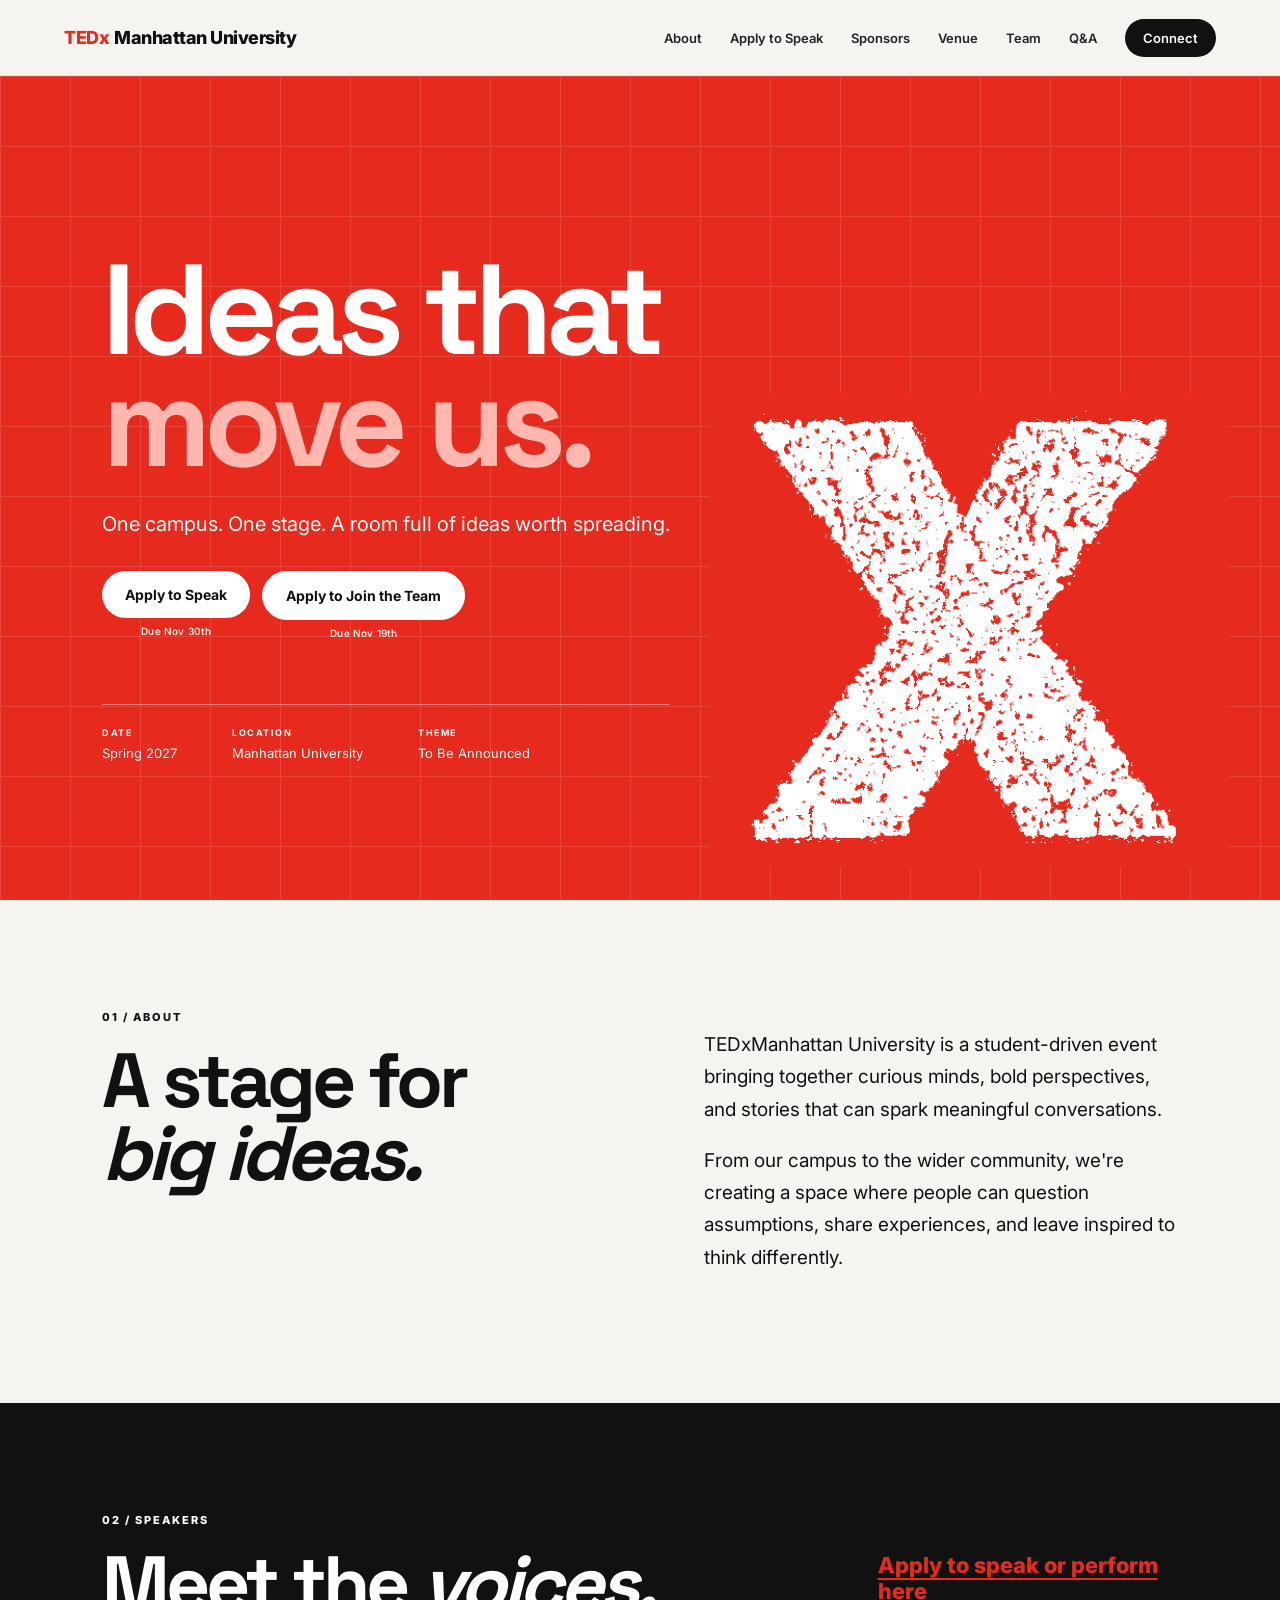
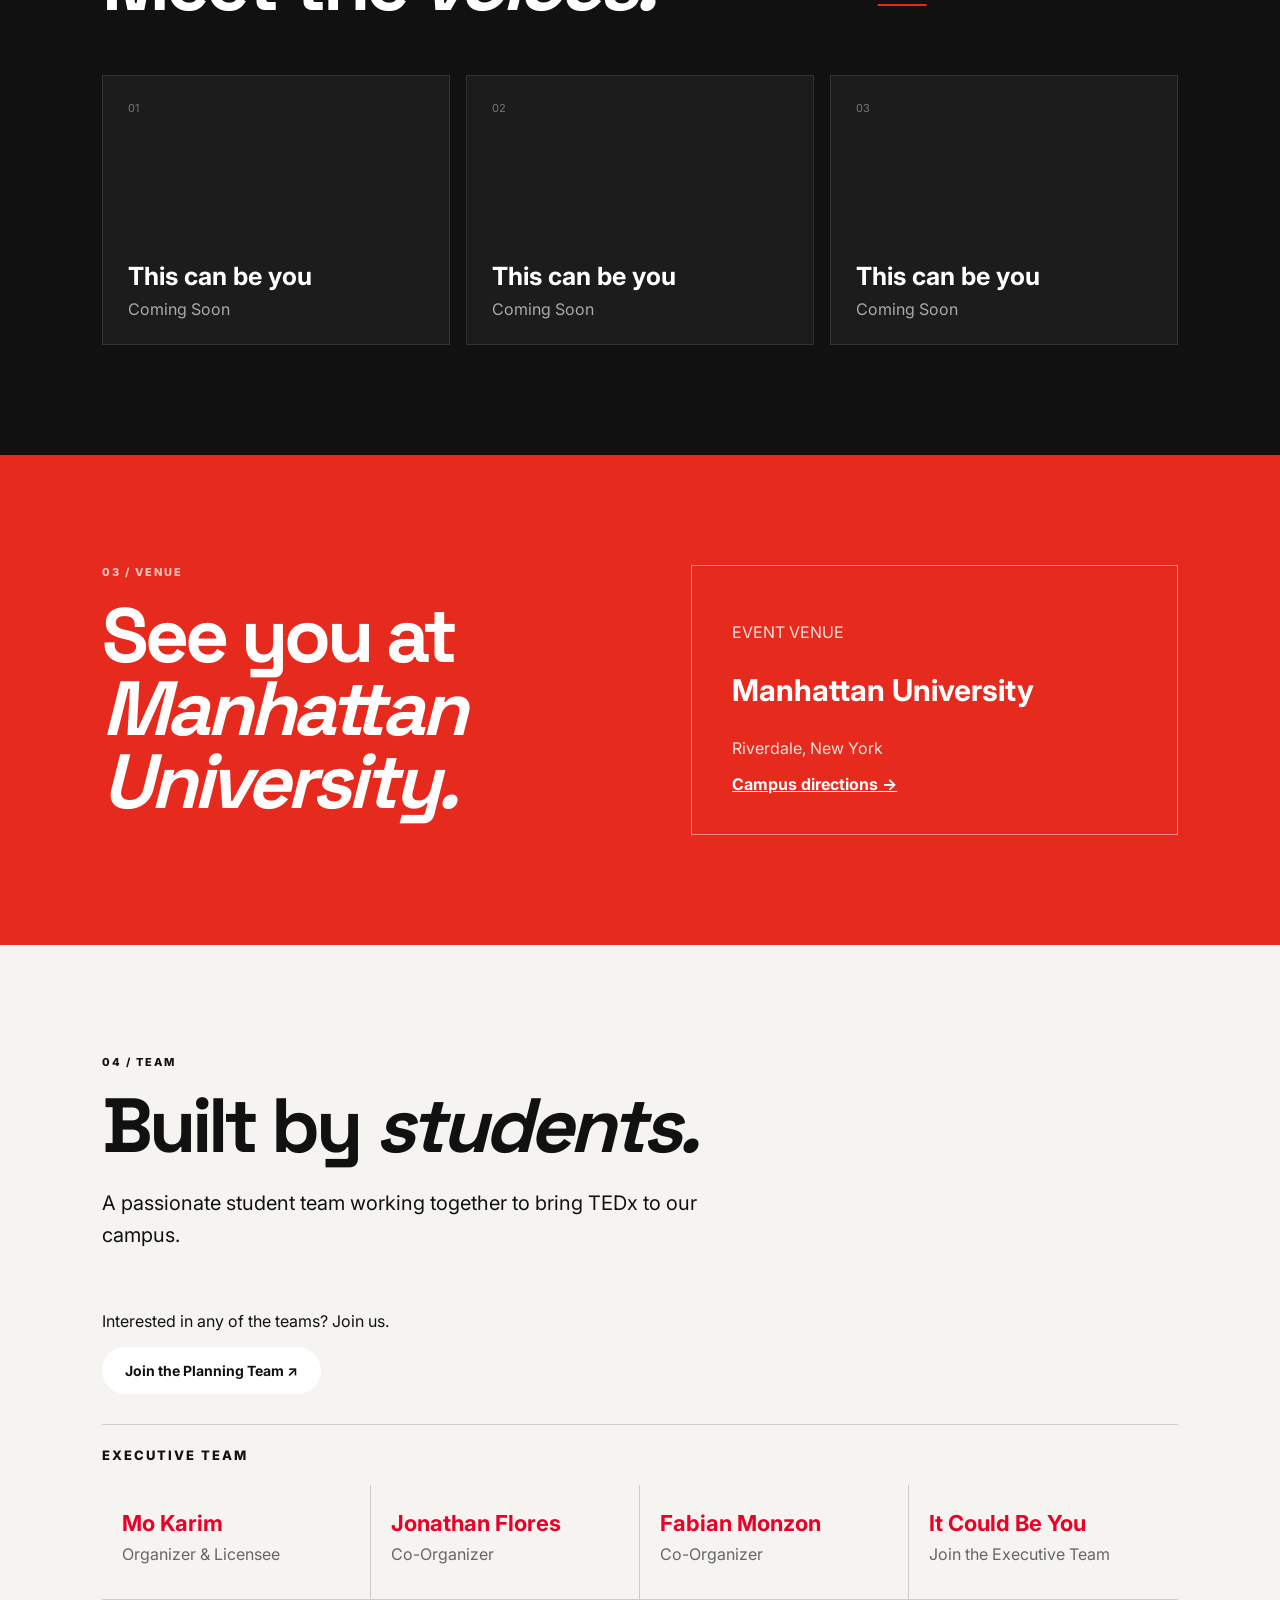
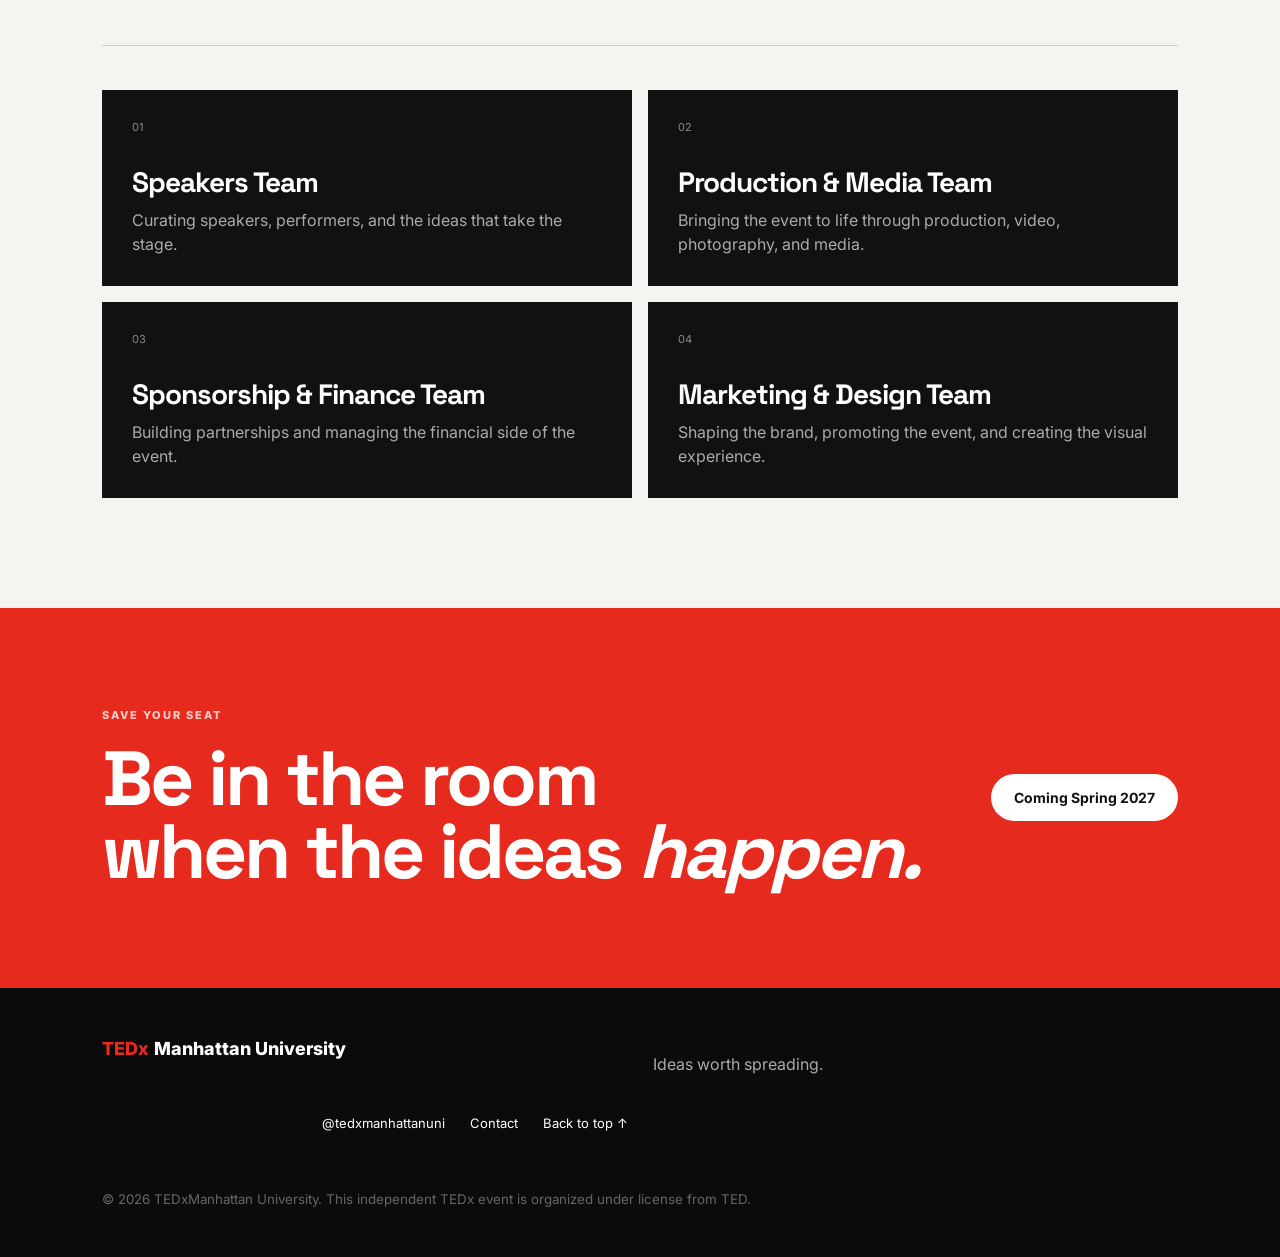
<file: index.html>
<!DOCTYPE html>
<html lang="en">
<head>
  <meta charset="UTF-8">
  <meta name="viewport" content="width=device-width, initial-scale=1.0">
  <title>TEDxManhattan University</title>
  <meta name="description" content="TEDxManhattan University — Ideas worth spreading.">
  <link rel="preconnect" href="https://fonts.googleapis.com">
  <link rel="preconnect" href="https://fonts.gstatic.com" crossorigin>
  <link href="https://fonts.googleapis.com/css2?family=Inter:wght@400;500;600;700;800&family=Space+Grotesk:wght@500;600;700&display=swap" rel="stylesheet">
  <link rel="stylesheet" href="style.css">
  <link rel="stylesheet" href="deadline.css">
</head>
<body>
  <header class="nav">
    <a class="logo" href="#home"><span>TEDx</span>Manhattan University</a>
    <button class="menu" aria-label="Open menu">☰</button>
    <nav>
      <a href="#about">About</a>
      <a href="https://forms.gle/fSc8qCUAz4fTYbbi7" target="_blank" rel="noopener noreferrer">Apply to Speak</a>
      <a href="sponsors.html">Sponsors</a>
      <a href="#venue">Venue</a>
      <a href="#team">Team</a>
      <a href="qa.html">Q&amp;A</a>
      <a class="nav-cta" href="https://www.instagram.com/tedxmanhattanuni/" target="_blank" rel="noopener noreferrer">Connect</a>
    </nav>
  </header>
  <main>
    <section id="home" class="hero">
      <div class="hero-grid"></div>
      <div class="hero-content">
        <h1>Ideas that<br><span>move us.</span></h1>
        <p class="hero-copy">One campus. One stage. A room full of ideas worth spreading.</p>
        <div class="hero-buttons">
          <div class="hero-cta" style="display:flex;flex-direction:column;align-items:center;gap:7px"><a class="button primary" href="https://forms.gle/fSc8qCUAz4fTYbbi7" target="_blank" rel="noopener noreferrer">Apply to Speak</a><span class="hero-cta-due" style="display:block;text-align:center;font-size:10px;line-height:1.2;white-space:nowrap">Due Nov 30th</span></div>
          <div class="hero-cta" style="display:flex;flex-direction:column;align-items:center;gap:7px"><a class="button ghost" href="https://forms.cloud.microsoft/r/CAD4Pg8pGu" target="_blank" rel="noopener noreferrer">Apply to Join the Team</a><span class="hero-cta-due" style="display:block;text-align:center;font-size:10px;line-height:1.2;white-space:nowrap">Due Nov 19th</span></div>
        </div>
        <div class="event-meta">
          <div><strong>DATE</strong><span>Spring 2027</span></div>
          <div><strong>LOCATION</strong><span>Manhattan University</span></div>
          <div><strong>THEME</strong><span>To Be Announced</span></div>
        </div>
      </div>
      <div class="hero-mark" style="position:absolute;right:4vw;bottom:4%;width:min(43vw,520px);height:min(43vw,473px);font-size:0;line-height:0;font-weight:normal;opacity:1;z-index:1;background:url('assets/tedx-x-hero.svg') center center / contain no-repeat;"><span style="position:absolute;left:-9999px;">Illustrated X filled with ideas</span></div>
    </section>
    <section id="about" class="section split"><div><p class="eyebrow">01 / About</p><h2>A stage for <em>big ideas.</em></h2></div><div class="section-copy"><p>TEDxManhattan University is a student-driven event bringing together curious minds, bold perspectives, and stories that can spark meaningful conversations.</p><p>From our campus to the wider community, we're creating a space where people can question assumptions, share experiences, and leave inspired to think differently.</p></div></section>
    <section id="speakers" class="section dark"><div class="section-heading"><div><p class="eyebrow">02 / Speakers</p><h2>Meet the <em>voices.</em></h2></div><p><a class="speaker-apply-link" style="color:#e62b1e;font-size:22px;font-weight:800;text-decoration:underline;text-decoration-thickness:2px;text-underline-offset:5px" href="https://forms.gle/fSc8qCUAz4fTYbbi7" target="_blank" rel="noopener noreferrer">Apply to speak or perform here</a></p></div><div class="cards"><article class="speaker-card"><div class="speaker-number">01</div><div><h3>This can be you</h3><p>Coming Soon</p></div></article><article class="speaker-card"><div class="speaker-number">02</div><div><h3>This can be you</h3><p>Coming Soon</p></div></article><article class="speaker-card"><div class="speaker-number">03</div><div><h3>This can be you</h3><p>Coming Soon</p></div></article></div></section>
    <section id="venue" class="section venue dark"><div><p class="eyebrow">03 / Venue</p><h2>See you at<br><em>Manhattan University.</em></h2></div><div class="venue-box"><p>EVENT VENUE</p><h3>Manhattan University</h3><p>Riverdale, New York</p><a class="text-link" href="https://www.google.com/maps/search/?api=1&query=4513+Manhattan+College+Pkwy%2C+Bronx%2C+NY+10471" target="_blank" rel="noopener noreferrer">Campus directions →</a></div></section>
    <section id="team" class="section"><p class="eyebrow">04 / Team</p><h2>Built by <em>students.</em></h2><p class="lead">A passionate student team working together to bring TEDx to our campus.</p><div class="team-join-cta"><p>Interested in any of the teams? Join us.</p><a class="button primary" href="https://forms.cloud.microsoft/r/CAD4Pg8pGu" target="_blank" rel="noopener noreferrer">Join the Planning Team <span aria-hidden="true">↗</span></a></div><div class="team-structure"><div class="executive-team"><div class="team-section-heading"><span>EXECUTIVE TEAM</span></div><div class="executive-grid"><div class="team-role"><h3><a href="mailto:mabdulkarim01@manhattan.edu" style="color:inherit;font:inherit;text-decoration:none">Mo Karim</a></h3><p>Organizer &amp; Licensee</p></div><div class="team-role"><h3>Jonathan Flores</h3><p>Co-Organizer</p></div><div class="team-role"><h3>Fabian Monzon</h3><p>Co-Organizer</p></div><div class="team-role"><h3><a href="mailto:mabdulkarim01@manhattan.edu" style="color:inherit;font:inherit;text-decoration:none">It Could Be You</a></h3><p>Join the Executive Team</p></div></div></div><div class="team-section-heading team-departments-heading"></div><div class="department-grid"><div class="department-card"><span>01</span><h3>Speakers Team</h3><p>Curating speakers, performers, and the ideas that take the stage.</p></div><div class="department-card"><span>02</span><h3>Production &amp; Media Team</h3><p>Bringing the event to life through production, video, photography, and media.</p></div><div class="department-card"><span>03</span><h3>Sponsorship &amp; Finance Team</h3><p>Building partnerships and managing the financial side of the event.</p></div><div class="department-card"><span>04</span><h3>Marketing &amp; Design Team</h3><p>Shaping the brand, promoting the event, and creating the visual experience.</p></div></div></div></section>
    <section id="register" class="register"><div><p class="eyebrow">Save your seat</p><h2>Be in the room<br>when the ideas <em>happen.</em></h2></div><span class="button light">Coming Spring 2027</span></section>
  </main>
  <footer><div class="footer-logo"><span>TEDx</span>Manhattan University</div><p>Ideas worth spreading.</p><div class="footer-links"><a href="https://www.instagram.com/tedxmanhattanuni/" target="_blank" rel="noopener noreferrer" aria-label="Follow TEDx Manhattan University on Instagram">@tedxmanhattanuni</a><a href="mailto:mabdulkarim01@manhattan.edu">Contact</a><a href="#home">Back to top ↑</a></div><small>© 2026 TEDxManhattan University. This independent TEDx event is organized under license from TED.</small></footer>
  <script src="script.js"></script>
</body>
</html>
</file>
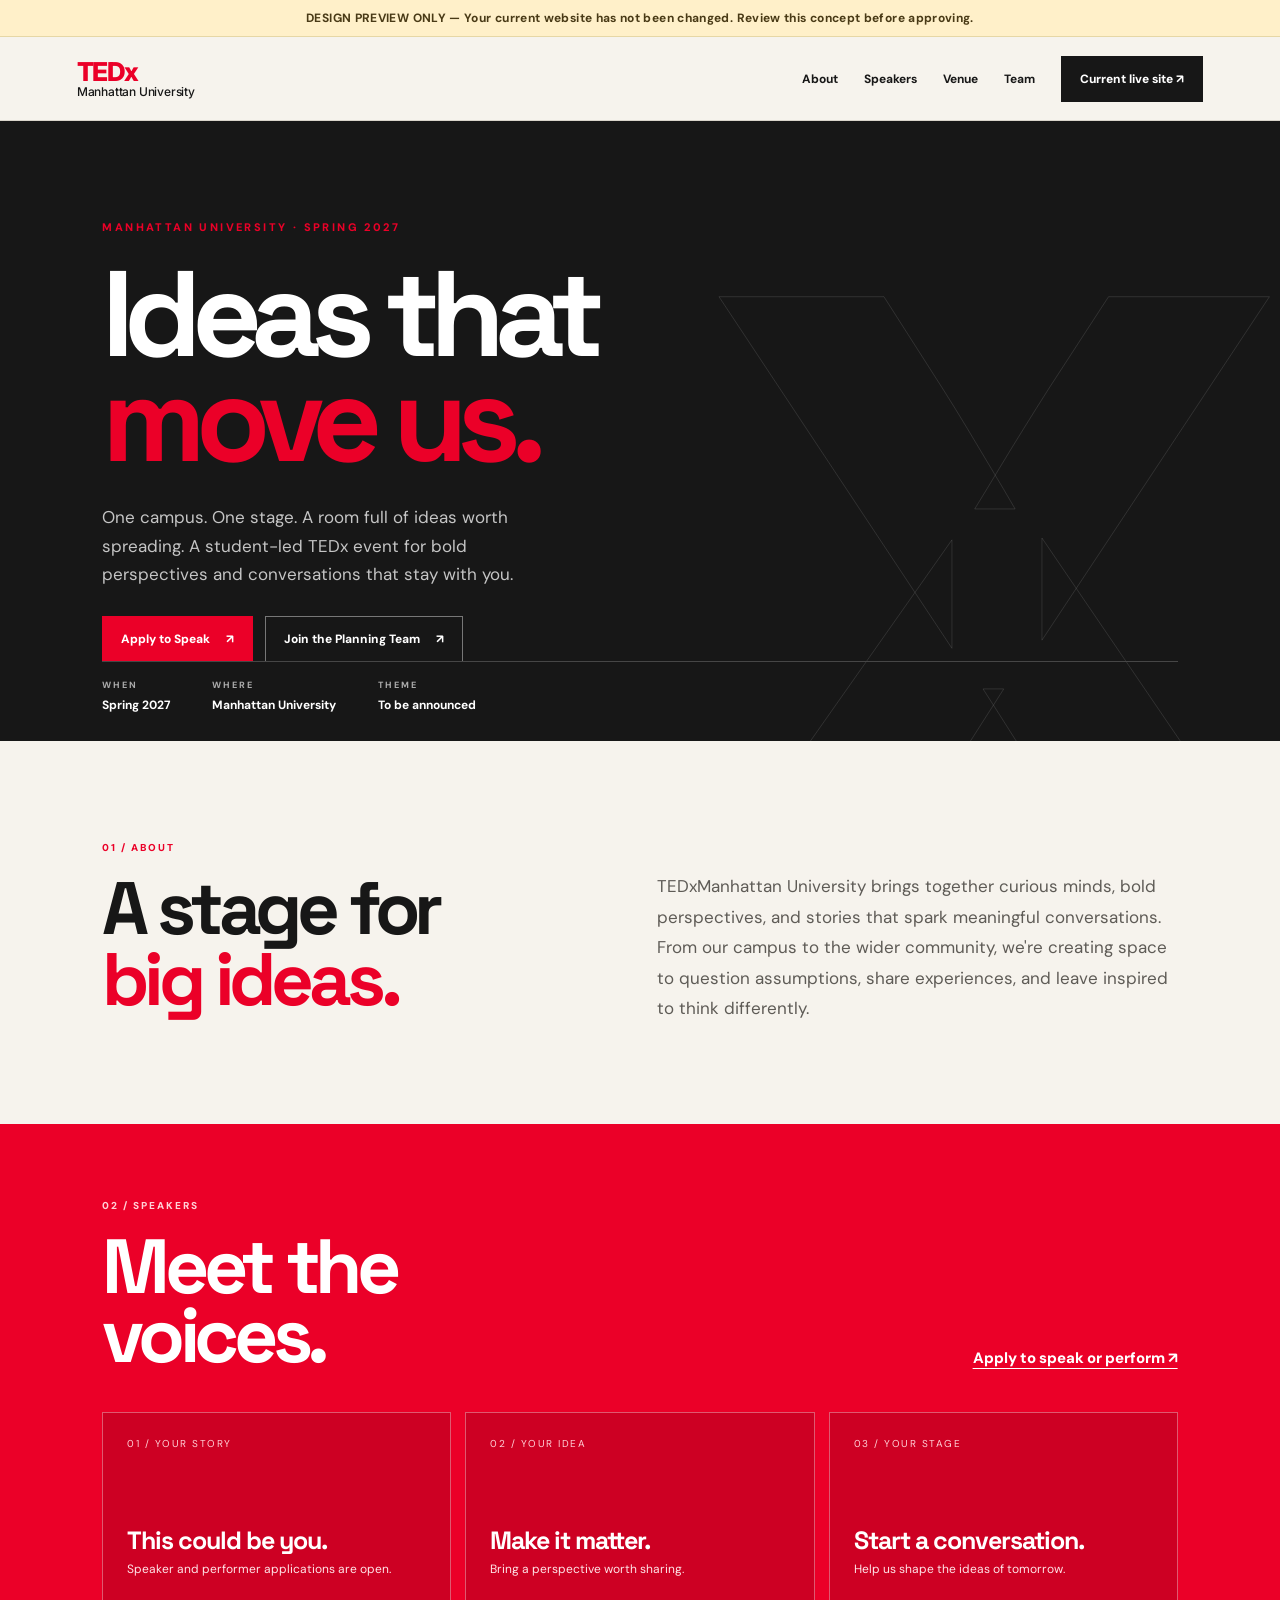
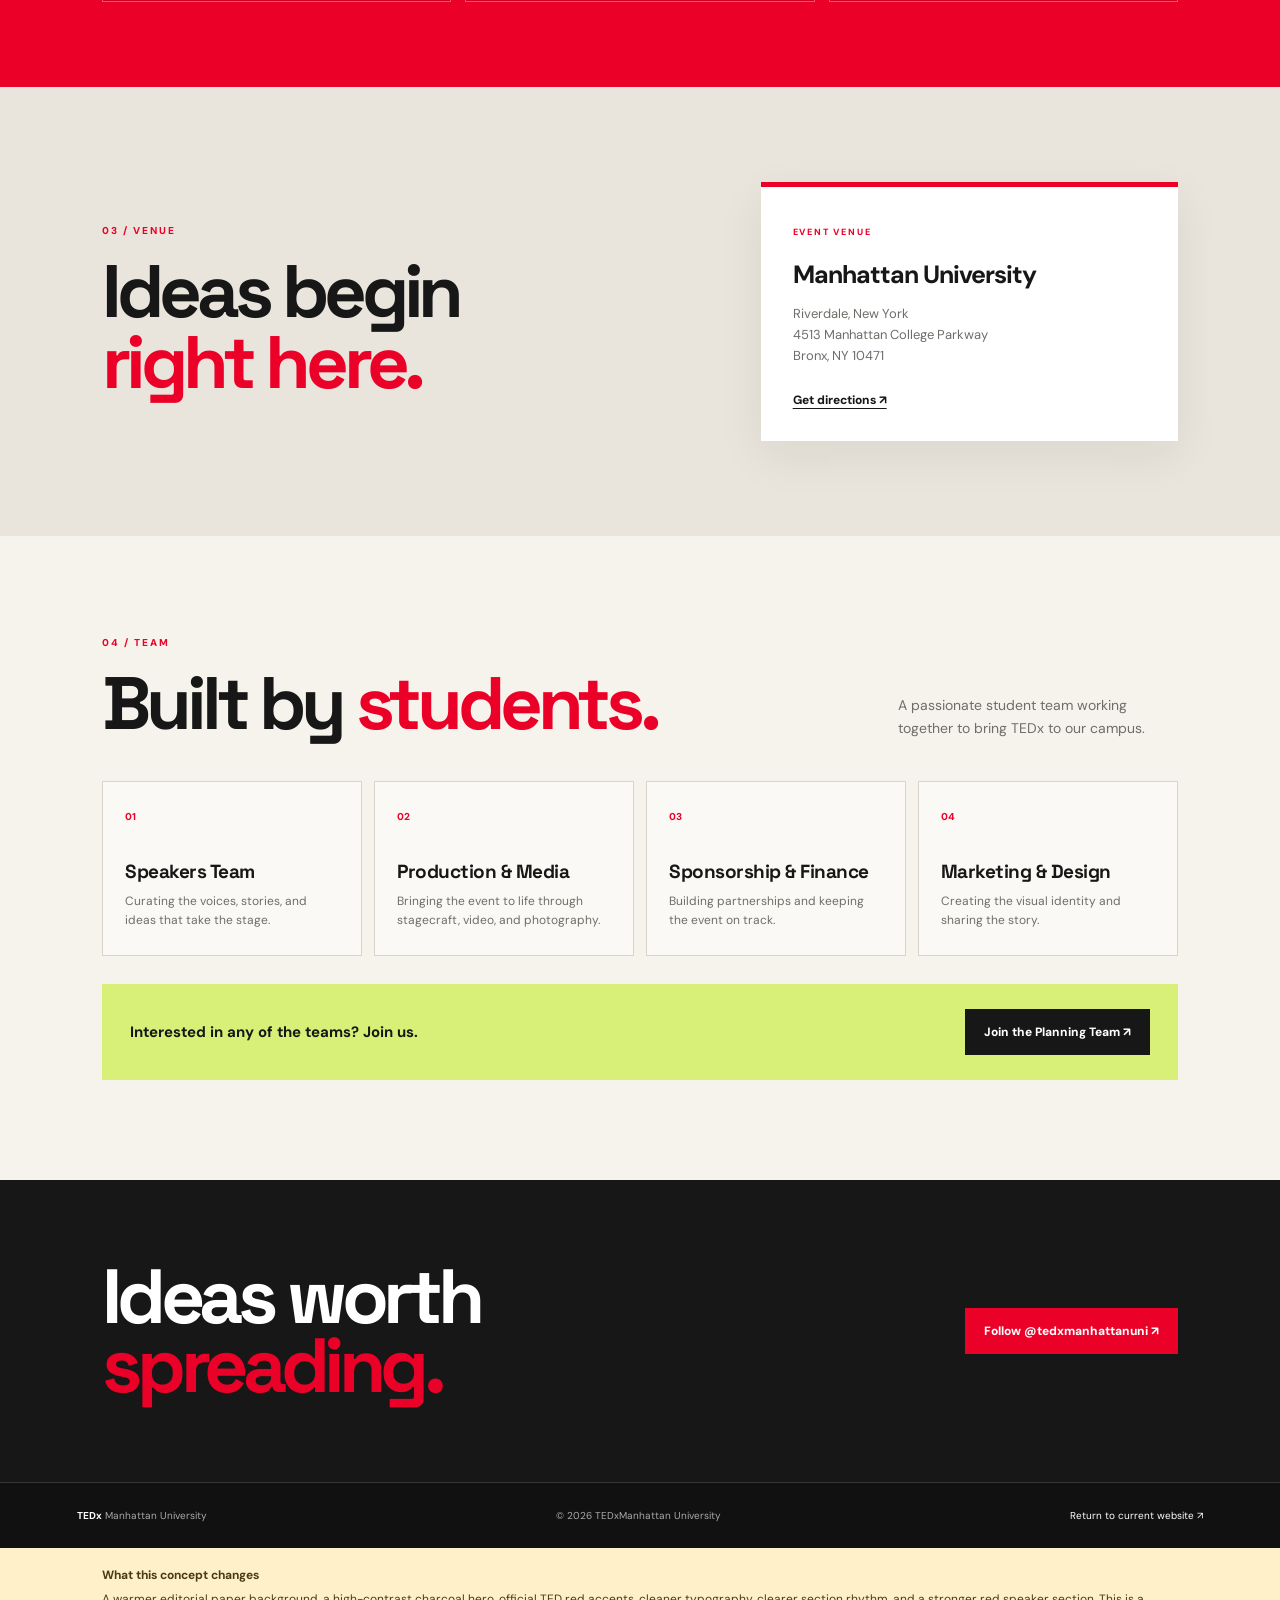
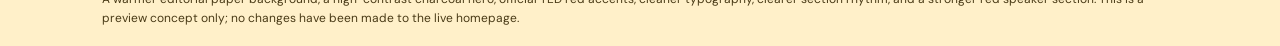
<file: design-preview.html>
<!DOCTYPE html>
<html lang="en">
<head>
<meta charset="UTF-8">
<meta name="viewport" content="width=device-width, initial-scale=1.0">
<title>Design Preview — TEDxManhattan University</title>
<meta name="description" content="Proposed visual redesign preview for TEDxManhattan University.">
<link rel="preconnect" href="https://fonts.googleapis.com">
<link rel="preconnect" href="https://fonts.gstatic.com" crossorigin>
<link href="https://fonts.googleapis.com/css2?family=DM+Sans:wght@400;500;600;700&family=Inter:wght@300;400;500;600;700;800&family=Space+Grotesk:wght@400;500;600;700&display=swap" rel="stylesheet">
<style>
:root{--red:#EB0028;--ink:#171717;--paper:#F6F3ED;--muted:#706D68;--line:#D9D4CB;--lime:#D9F078}
*{box-sizing:border-box}html{scroll-behavior:smooth}body{margin:0;background:var(--paper);color:var(--ink);font-family:"DM Sans",sans-serif}a{color:inherit}.preview-bar{background:#fff0c9;color:#493a16;padding:10px 5vw;text-align:center;font-size:12px;font-weight:700;letter-spacing:.03em;border-bottom:1px solid #e6d7a6}.nav{height:84px;padding:0 6vw;display:flex;align-items:center;justify-content:space-between;border-bottom:1px solid var(--line);background:var(--paper)}.logo{text-decoration:none;display:flex;flex-direction:column;gap:1px;line-height:1}.logo strong{font-family:Inter,sans-serif;color:var(--red);font-size:26px;font-weight:800;letter-spacing:-1.6px}.logo span{font-family:Inter,sans-serif;font-size:12px;font-weight:500;letter-spacing:-.2px}.nav-links{display:flex;gap:26px;align-items:center;font-size:12px;font-weight:700}.nav-links a{text-decoration:none}.nav-links a:hover{color:var(--red)}.nav-cta,.btn{display:inline-flex;align-items:center;justify-content:center;gap:16px;text-decoration:none;font-size:12px;font-weight:800;padding:14px 18px;border:1px solid var(--ink);transition:.2s}.nav-cta{background:var(--ink);color:#fff}.nav-cta:hover,.btn-dark:hover{background:var(--red);border-color:var(--red)}.hero{background:var(--ink);color:white;min-height:620px;padding:76px 8vw 56px;position:relative;overflow:hidden;display:flex;align-items:center}.hero:after{content:"X";position:absolute;right:-1vw;bottom:-15vw;font-family:Inter,sans-serif;font-size:65vw;font-weight:800;line-height:.8;color:transparent;-webkit-text-stroke:1px rgba(255,255,255,.11);pointer-events:none}.hero-inner{position:relative;z-index:1;max-width:1000px}.kicker{font-size:11px;font-weight:800;letter-spacing:2.4px;text-transform:uppercase;color:var(--red);margin:0 0 28px}.hero h1{font-family:"Space Grotesk",sans-serif;font-size:clamp(62px,9.5vw,132px);line-height:.86;letter-spacing:-.085em;margin:0;max-width:1000px}.hero h1 em{font-style:normal;color:var(--red)}.hero-copy{font-size:17px;line-height:1.65;color:#c5c5c5;max-width:470px;margin:32px 0 28px}.actions{display:flex;gap:12px;flex-wrap:wrap}.btn-red{background:var(--red);color:#fff;border-color:var(--red)}.btn-red:hover{background:#c90023;border-color:#c90023}.btn-outline{border-color:#777;color:#fff}.btn-outline:hover{border-color:#fff;background:#fff;color:var(--ink)}.hero-meta{position:absolute;z-index:1;bottom:28px;left:8vw;right:8vw;display:flex;gap:42px;border-top:1px solid #464646;padding-top:17px}.meta-item{display:flex;flex-direction:column;gap:6px}.meta-item small{font-size:9px;letter-spacing:1.8px;color:#aaa;font-weight:800}.meta-item span{font-size:12px;font-weight:700}.intro{padding:100px 8vw;display:grid;grid-template-columns:.9fr 1.1fr;gap:10vw;align-items:start}.section-num{font-size:10px;letter-spacing:2px;color:var(--red);font-weight:800;text-transform:uppercase;margin:0 0 20px}.intro h2,.team h2,.venue h2{font-family:"Space Grotesk",sans-serif;font-size:clamp(42px,5.8vw,76px);letter-spacing:-.07em;line-height:.95;margin:0}.intro h2 em{color:var(--red);font-style:normal}.intro-copy{font-size:17px;line-height:1.8;color:#5e5b56;max-width:620px;margin:30px 0 0}.speaker-band{background:var(--red);color:#fff;padding:75px 8vw 85px}.band-top{display:flex;justify-content:space-between;align-items:end;gap:30px;margin-bottom:42px}.band-top .section-num{color:#ffd0d7}.speaker-band h2{font-family:"Space Grotesk",sans-serif;font-size:clamp(44px,6vw,78px);line-height:.9;letter-spacing:-.07em;margin:0}.speaker-band .apply{font-size:15px;font-weight:800;text-underline-offset:5px;max-width:240px;line-height:1.45}.speaker-cards{display:grid;grid-template-columns:repeat(3,1fr);gap:14px}.speaker-card{min-height:190px;background:rgba(0,0,0,.13);border:1px solid rgba(255,255,255,.35);padding:24px;display:flex;flex-direction:column;justify-content:space-between}.speaker-card span{font-size:10px;letter-spacing:1.5px;color:#ffd0d7}.speaker-card h3{font-family:"Space Grotesk",sans-serif;font-size:25px;letter-spacing:-1px;margin:0 0 5px}.speaker-card p{font-size:12px;margin:0;color:#ffe4e8}.venue{padding:95px 8vw;background:#e9e5dc;display:grid;grid-template-columns:1fr .75fr;gap:8vw;align-items:center}.venue h2{max-width:700px}.venue h2 em{color:var(--red);font-style:normal}.venue-card{background:#fff;padding:32px;border-top:5px solid var(--red);box-shadow:0 15px 45px rgba(30,25,15,.07)}.venue-card small{font-size:9px;letter-spacing:1.8px;color:var(--red);font-weight:800}.venue-card h3{font-size:25px;letter-spacing:-1px;margin:18px 0 8px}.venue-card p{font-size:13px;color:var(--muted);line-height:1.6}.venue-card a{display:inline-block;font-size:12px;font-weight:800;text-underline-offset:4px;margin-top:12px}.team{padding:100px 8vw}.team-head{display:flex;justify-content:space-between;align-items:end;gap:30px;margin-bottom:42px}.team h2{max-width:650px}.team-head>p{font-size:14px;color:var(--muted);line-height:1.6;max-width:280px;margin:0}.team-grid{display:grid;grid-template-columns:repeat(4,1fr);gap:12px}.team-card{border:1px solid var(--line);padding:22px;min-height:175px;background:rgba(255,255,255,.45)}.team-card span{font-size:10px;color:var(--red);font-weight:800}.team-card h3{font-family:"Space Grotesk",sans-serif;font-size:19px;letter-spacing:-.5px;margin:34px 0 8px}.team-card p{font-size:12px;line-height:1.6;color:var(--muted);margin:0}.join-row{margin-top:28px;padding:25px 28px;background:var(--lime);display:flex;justify-content:space-between;align-items:center;gap:20px}.join-row p{font-weight:700;font-size:15px;margin:0}.btn-dark{background:var(--ink);border-color:var(--ink);color:#fff;white-space:nowrap}.closing{padding:82px 8vw;background:var(--ink);color:#fff;display:flex;justify-content:space-between;align-items:center;gap:30px}.closing h2{font-family:"Space Grotesk",sans-serif;font-size:clamp(42px,6vw,80px);line-height:.9;letter-spacing:-.07em;margin:0}.closing h2 em{font-style:normal;color:var(--red)}.footer{padding:26px 6vw;background:#111;color:#aaa;border-top:1px solid #363636;display:flex;justify-content:space-between;gap:18px;flex-wrap:wrap;font-size:10px}.footer strong{color:#fff}.footer a{color:#fff;text-decoration:none}.design-note{padding:18px 8vw;background:#fff0c9;color:#493a16;font-size:12px;line-height:1.6}.design-note strong{display:block;margin-bottom:4px}
@media(max-width:760px){.nav{height:72px;padding:0 5vw}.nav-links a:not(.nav-cta){display:none}.nav-links{gap:0}.hero{min-height:650px;padding:68px 7vw 130px}.hero h1{font-size:clamp(58px,14vw,92px)}.hero-meta{left:7vw;right:7vw;gap:18px;flex-wrap:wrap}.meta-item{min-width:27%}.intro,.venue{grid-template-columns:1fr;gap:35px;padding:70px 7vw}.intro-copy{margin-top:0}.speaker-band,.team{padding:70px 7vw}.band-top,.team-head{align-items:start;flex-direction:column}.speaker-cards{grid-template-columns:1fr}.speaker-card{min-height:145px}.team-grid{grid-template-columns:repeat(2,1fr)}.join-row,.closing{align-items:flex-start;flex-direction:column}.closing{padding:70px 7vw}.design-note{padding:18px 7vw}}
@media(max-width:420px){.team-grid{grid-template-columns:1fr}.hero-meta{gap:14px}.meta-item{min-width:42%}.hero h1{font-size:58px}.logo strong{font-size:23px}.logo span{font-size:11px}}
</style>
</head>
<body>
<div class="preview-bar">DESIGN PREVIEW ONLY — Your current website has not been changed. Review this concept before approving.</div>
<header class="nav">
<a class="logo" href="#top" aria-label="TEDx Manhattan University home"><strong>TEDx</strong><span>Manhattan University</span></a>
<nav class="nav-links" aria-label="Preview navigation"><a href="#about">About</a><a href="#speakers">Speakers</a><a href="#venue">Venue</a><a href="#team">Team</a><a class="nav-cta" href="https://tedxmanhattanuni.com/">Current live site ↗</a></nav>
</header>
<main id="top">
<section class="hero">
<div class="hero-inner">
<p class="kicker">Manhattan University · Spring 2027</p>
<h1>Ideas that<br><em>move us.</em></h1>
<p class="hero-copy">One campus. One stage. A room full of ideas worth spreading. A student-led TEDx event for bold perspectives and conversations that stay with you.</p>
<div class="actions"><a class="btn btn-red" href="https://forms.gle/fSc8qCUAz4fTYbbi7">Apply to Speak <span>↗</span></a><a class="btn btn-outline" href="https://forms.gle/XkfL6cfEfAzUNruA9">Join the Planning Team <span>↗</span></a></div>
</div>
<div class="hero-meta"><div class="meta-item"><small>WHEN</small><span>Spring 2027</span></div><div class="meta-item"><small>WHERE</small><span>Manhattan University</span></div><div class="meta-item"><small>THEME</small><span>To be announced</span></div></div>
</section>
<section id="about" class="intro"><div><p class="section-num">01 / About</p><h2>A stage for <em>big ideas.</em></h2></div><div><p class="intro-copy">TEDxManhattan University brings together curious minds, bold perspectives, and stories that spark meaningful conversations. From our campus to the wider community, we're creating space to question assumptions, share experiences, and leave inspired to think differently.</p></div></section>
<section id="speakers" class="speaker-band"><div class="band-top"><div><p class="section-num">02 / Speakers</p><h2>Meet the<br>voices.</h2></div><a class="apply" href="https://forms.gle/fSc8qCUAz4fTYbbi7">Apply to speak or perform ↗</a></div><div class="speaker-cards"><article class="speaker-card"><span>01 / YOUR STORY</span><div><h3>This could be you.</h3><p>Speaker and performer applications are open.</p></div></article><article class="speaker-card"><span>02 / YOUR IDEA</span><div><h3>Make it matter.</h3><p>Bring a perspective worth sharing.</p></div></article><article class="speaker-card"><span>03 / YOUR STAGE</span><div><h3>Start a conversation.</h3><p>Help us shape the ideas of tomorrow.</p></div></article></div></section>
<section id="venue" class="venue"><div><p class="section-num">03 / Venue</p><h2>Ideas begin<br><em>right here.</em></h2></div><div class="venue-card"><small>EVENT VENUE</small><h3>Manhattan University</h3><p>Riverdale, New York<br>4513 Manhattan College Parkway<br>Bronx, NY 10471</p><a href="https://www.google.com/maps/search/?api=1&query=4513+Manhattan+College+Pkwy%2C+Bronx%2C+NY+10471" target="_blank" rel="noopener noreferrer">Get directions ↗</a></div></section>
<section id="team" class="team"><div class="team-head"><div><p class="section-num">04 / Team</p><h2>Built by <span style="color:var(--red)">students.</span></h2></div><p>A passionate student team working together to bring TEDx to our campus.</p></div><div class="team-grid"><article class="team-card"><span>01</span><h3>Speakers Team</h3><p>Curating the voices, stories, and ideas that take the stage.</p></article><article class="team-card"><span>02</span><h3>Production &amp; Media</h3><p>Bringing the event to life through stagecraft, video, and photography.</p></article><article class="team-card"><span>03</span><h3>Sponsorship &amp; Finance</h3><p>Building partnerships and keeping the event on track.</p></article><article class="team-card"><span>04</span><h3>Marketing &amp; Design</h3><p>Creating the visual identity and sharing the story.</p></article></div><div class="join-row"><p>Interested in any of the teams? Join us.</p><a class="btn btn-dark" href="https://forms.gle/XkfL6cfEfAzUNruA9">Join the Planning Team ↗</a></div></section>
<section class="closing"><h2>Ideas worth<br><em>spreading.</em></h2><a class="btn btn-red" href="https://www.instagram.com/tedxmanhattanuni/" target="_blank" rel="noopener noreferrer">Follow @tedxmanhattanuni ↗</a></section>
</main>
<footer class="footer"><span><strong>TEDx</strong> Manhattan University</span><span>© 2026 TEDxManhattan University</span><a href="https://tedxmanhattanuni.com/">Return to current website ↗</a></footer>
<div class="design-note"><strong>What this concept changes</strong> A warmer editorial paper background, a high-contrast charcoal hero, official TED red accents, cleaner typography, clearer section rhythm, and a stronger red speaker section. This is a preview concept only; no changes have been made to the live homepage.</div>
</body>
</html>
</file>
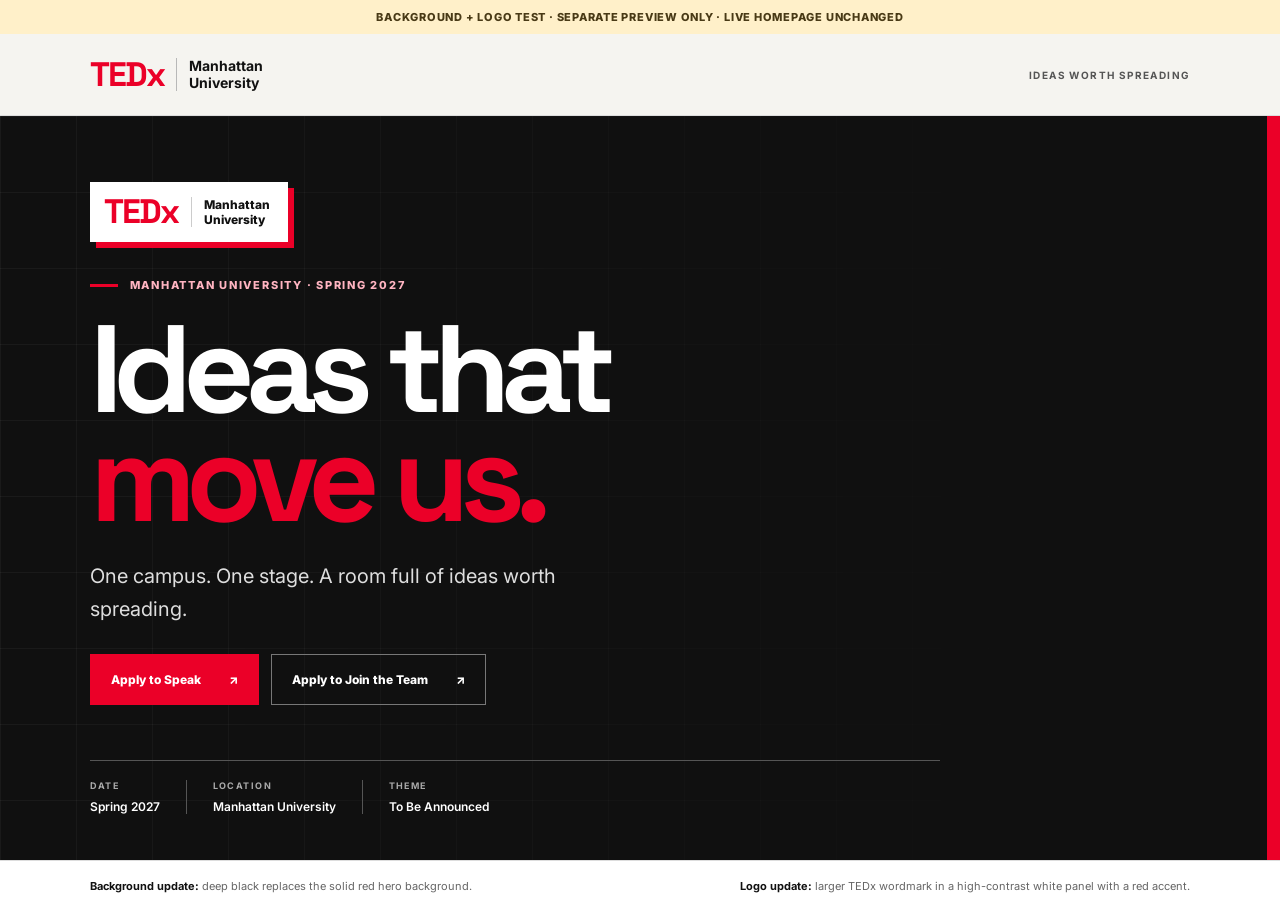
<file: hero-background-logo-preview.html>
<!DOCTYPE html>
<html lang="en">
<head>
<meta charset="UTF-8"><meta name="viewport" content="width=device-width, initial-scale=1">
<title>TEDx Manhattan University — Background & Logo Test</title>
<link rel="preconnect" href="https://fonts.googleapis.com"><link rel="preconnect" href="https://fonts.gstatic.com" crossorigin>
<link href="https://fonts.googleapis.com/css2?family=Inter:wght@400;500;600;700;800&family=Space+Grotesk:wght@500;600;700&display=swap" rel="stylesheet">
<style>
:root{--red:#EB0028;--black:#101010;--white:#fff;--muted:#d0d0d0}
*{box-sizing:border-box}body{margin:0;font-family:Inter,Arial,sans-serif;background:#f5f4f0;color:#111}
.preview{padding:10px 14px;text-align:center;background:#fff0c9;color:#493a16;font-size:11px;font-weight:800;letter-spacing:.07em}
.nav{height:82px;padding:0 7vw;display:flex;align-items:center;justify-content:space-between;background:#f5f4f0;border-bottom:1px solid #ddd}
.logo{display:flex;align-items:center;gap:12px;text-decoration:none;color:#111}
.logo .tedx{font-family:"Space Grotesk",Arial,sans-serif;font-size:34px;font-weight:700;letter-spacing:-2px;color:var(--red);line-height:1}
.logo .university{font-size:14px;font-weight:700;border-left:1px solid #b8b8b8;padding-left:12px;line-height:1.2}
.nav-note{font-size:10px;font-weight:700;letter-spacing:.14em;text-transform:uppercase;color:#555}
.hero{background:var(--black);color:var(--white);position:relative;overflow:hidden;min-height:680px;padding:66px 7vw 46px;display:flex;flex-direction:column;justify-content:center}
.hero:before{content:"";position:absolute;right:0;top:0;width:13px;height:100%;background:var(--red)}
.grid{position:absolute;inset:0;background-image:linear-gradient(90deg,rgba(255,255,255,.045) 1px,transparent 1px),linear-gradient(rgba(255,255,255,.045) 1px,transparent 1px);background-size:76px 76px;mask-image:linear-gradient(90deg,#000,transparent 85%);pointer-events:none}
.content{position:relative;z-index:1;max-width:920px}
.event-logo{display:inline-flex;align-items:center;gap:13px;padding:12px 17px 12px 13px;border:1px solid rgba(255,255,255,.42);background:#fff;color:#111;margin-bottom:36px;box-shadow:6px 6px 0 var(--red)}
.event-logo .tedx{font-family:"Space Grotesk",Arial,sans-serif;font-size:34px;line-height:1;font-weight:700;letter-spacing:-2px;color:var(--red)}
.event-logo .loc{font-size:12px;font-weight:800;line-height:1.25;padding-left:12px;border-left:1px solid #ccc;max-width:135px}
.kicker{font-size:11px;font-weight:800;letter-spacing:.16em;text-transform:uppercase;color:#ffb4c1;margin:0 0 23px;display:flex;align-items:center;gap:12px}
.kicker:before{content:"";height:3px;width:28px;background:var(--red)}
h1{font-family:"Space Grotesk",Arial,sans-serif;font-size:clamp(64px,9.7vw,138px);line-height:.88;letter-spacing:-.075em;margin:0;max-width:900px;font-weight:700}
h1 span{color:var(--red)}
.copy{font-size:clamp(16px,1.7vw,20px);line-height:1.65;color:#dedede;max-width:550px;margin:26px 0 28px}
.buttons{display:flex;gap:12px;flex-wrap:wrap}
.button{display:inline-flex;align-items:center;justify-content:space-between;gap:28px;min-height:51px;padding:0 20px;font-size:12px;font-weight:800;text-decoration:none;transition:transform .18s}
.button:hover{transform:translateY(-2px)}.primary{background:var(--red);color:#fff;border:1px solid var(--red)}.secondary{color:#fff;border:1px solid #777;background:transparent}
.meta{position:relative;z-index:1;display:flex;gap:0;flex-wrap:wrap;margin-top:55px;padding-top:19px;border-top:1px solid #555;max-width:850px}
.meta div{padding:0 26px;border-left:1px solid #555;display:flex;flex-direction:column;gap:8px}.meta div:first-child{padding-left:0;border-left:0}.meta b{font-size:9px;letter-spacing:.16em;color:#aaa}.meta span{font-size:12px;font-weight:600;color:#fff}
.foot{display:flex;justify-content:space-between;gap:20px;align-items:center;padding:18px 7vw;background:#fff;border-top:1px solid #ddd;font-size:11px;color:#666}.foot strong{color:#111}
@media(max-width:600px){.nav{height:72px;padding:0 5vw}.logo{gap:8px}.logo .tedx{font-size:29px}.logo .university{font-size:11px;padding-left:9px}.nav-note{display:none}.hero{padding:43px 6vw 35px;min-height:650px}.event-logo{margin-bottom:29px}h1{font-size:clamp(58px,13.5vw,82px)}.copy{font-size:15px}.buttons{display:grid}.button{width:100%}.meta{margin-top:38px;row-gap:18px}.meta div{padding:0 13px}.meta span{font-size:10px}.foot{padding:15px 6vw;align-items:flex-start;flex-direction:column}}
</style></head>
<body>
<div class="preview">BACKGROUND + LOGO TEST · SEPARATE PREVIEW ONLY · LIVE HOMEPAGE UNCHANGED</div>
<header class="nav"><a class="logo" href="https://tedxmanhattanuni.com/"><span class="tedx">TEDx</span><span class="university">Manhattan<br>University</span></a><div class="nav-note">Ideas worth spreading</div></header>
<main><section class="hero"><div class="grid"></div><div class="content">
<div class="event-logo" role="img" aria-label="TEDx Manhattan University"><span class="tedx">TEDx</span><span class="loc">Manhattan<br>University</span></div>
<p class="kicker">Manhattan University · Spring 2027</p>
<h1>Ideas that<br><span>move us.</span></h1>
<p class="copy">One campus. One stage. A room full of ideas worth spreading.</p>
<div class="buttons"><a class="button primary" href="https://forms.gle/fSc8qCUAz4fTYbbi7" target="_blank" rel="noopener noreferrer">Apply to Speak <span>↗</span></a><a class="button secondary" href="https://forms.gle/XkfL6cfEfAzUNruA9" target="_blank" rel="noopener noreferrer">Apply to Join the Team <span>↗</span></a></div>
</div><div class="meta"><div><b>DATE</b><span>Spring 2027</span></div><div><b>LOCATION</b><span>Manhattan University</span></div><div><b>THEME</b><span>To Be Announced</span></div></div></section>
<div class="foot"><span><strong>Background update:</strong> deep black replaces the solid red hero background.</span><span><strong>Logo update:</strong> larger TEDx wordmark in a high-contrast white panel with a red accent.</span></div></main>
</body></html>
</file>
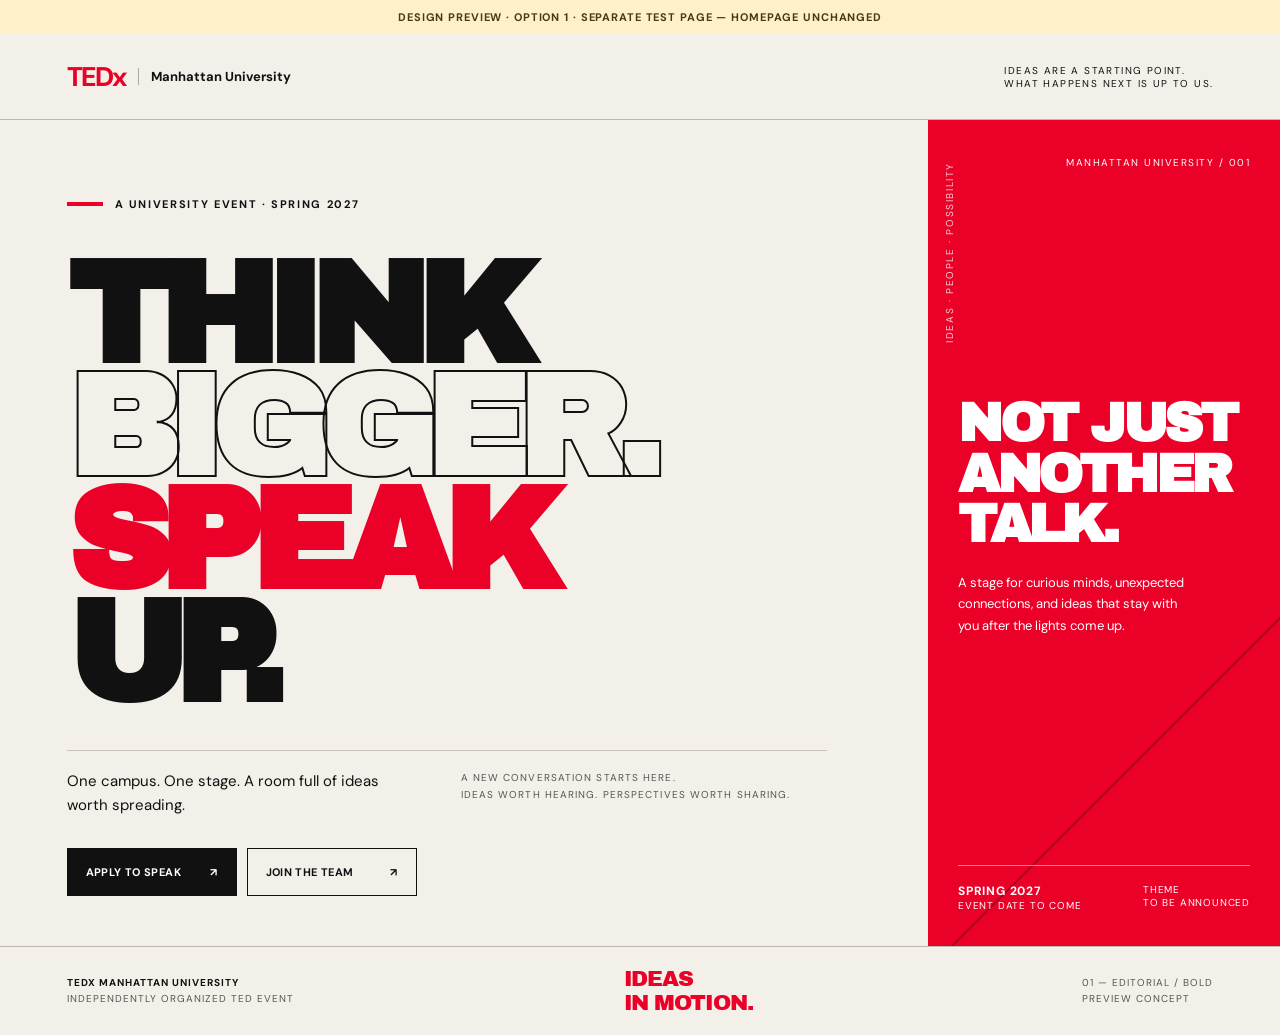
<file: hero-editorial-bold-preview.html>
<!DOCTYPE html>
<html lang="en">
<head>
<meta charset="UTF-8">
<meta name="viewport" content="width=device-width, initial-scale=1">
<title>TEDx Manhattan University — Editorial Bold Preview</title>
<link rel="preconnect" href="https://fonts.googleapis.com">
<link rel="preconnect" href="https://fonts.gstatic.com" crossorigin>
<link href="https://fonts.googleapis.com/css2?family=Archivo+Black&family=DM+Sans:wght@400;500;600;700&display=swap" rel="stylesheet">
<style>
:root{--red:#EB0028;--black:#111;--white:#fff;--paper:#f3f0ea;--gray:#c8c4bd}
*{box-sizing:border-box}body{margin:0;background:var(--paper);color:var(--black);font-family:"DM Sans",Arial,sans-serif}
.preview{background:#fff0c9;color:#493a16;text-align:center;padding:10px 14px;font-size:11px;font-weight:700;letter-spacing:.08em}
.topbar{display:flex;align-items:center;justify-content:space-between;padding:25px 5.2vw;border-bottom:1px solid #bcb8b1;background:var(--paper)}
.brand{display:flex;align-items:center;gap:12px;color:var(--black);text-decoration:none;font-size:13px;font-weight:700}.brand strong{font-size:27px;color:var(--red);font-weight:800;letter-spacing:-2px}.brand span{border-left:1px solid #aaa;padding-left:12px}
.topbar-right{font-size:10px;text-transform:uppercase;letter-spacing:.14em}
.hero{display:grid;grid-template-columns:minmax(0,1.45fr) minmax(245px,.55fr);min-height:690px;position:relative;overflow:hidden}
.left{padding:8.5vh 0 50px 5.2vw;display:flex;flex-direction:column;justify-content:space-between;min-width:0}
.kicker{font-size:11px;font-weight:700;letter-spacing:.15em;text-transform:uppercase;display:flex;align-items:center;gap:12px}.kicker:before{content:"";width:36px;height:4px;background:var(--red)}
h1{font-family:"Archivo Black",Impact,sans-serif;font-size:clamp(76px,11.2vw,166px);line-height:.79;letter-spacing:-.085em;text-transform:uppercase;margin:48px 0 38px;position:relative;z-index:2}
h1 .outline{color:transparent;-webkit-text-stroke:2px var(--black)}
h1 .red{color:var(--red)}
.intro{display:grid;grid-template-columns:1fr 1fr;gap:28px;max-width:760px;border-top:1px solid var(--gray);padding-top:18px;align-items:start}
.intro p{font-size:15px;line-height:1.65;max-width:340px;margin:0}.intro .small{font-size:10px;line-height:1.7;letter-spacing:.11em;text-transform:uppercase;color:#555}
.right{background:var(--red);color:var(--white);padding:36px 30px 34px;display:flex;flex-direction:column;justify-content:space-between;position:relative}
.right:before{content:"";position:absolute;top:0;left:0;width:100%;height:100%;background:linear-gradient(135deg,transparent 0 72%,#b90020 72% 72.3%,transparent 72.3%);pointer-events:none}
.vertical-label{font-size:10px;letter-spacing:.16em;text-transform:uppercase;writing-mode:vertical-rl;transform:rotate(180deg);position:absolute;left:15px;top:42px;opacity:.8}
.issue{display:flex;justify-content:flex-end;font-size:10px;letter-spacing:.15em;text-transform:uppercase}
.side-head{font-family:"Archivo Black",Impact,sans-serif;font-size:clamp(36px,4.2vw,62px);line-height:.94;letter-spacing:-.065em;text-transform:uppercase;margin:0 0 22px;position:relative}
.side-copy{font-size:13px;line-height:1.65;max-width:240px;margin:0;position:relative}
.side-bottom{border-top:1px solid #ffffff80;padding-top:17px;display:flex;justify-content:space-between;gap:12px;font-size:10px;letter-spacing:.08em;text-transform:uppercase;position:relative}
.side-bottom b{font-size:12px}
.ctas{display:flex;gap:10px;flex-wrap:wrap;margin-top:30px}
.btn{display:inline-flex;align-items:center;justify-content:space-between;gap:25px;padding:16px 18px;text-decoration:none;font-size:11px;font-weight:700;text-transform:uppercase;letter-spacing:.035em;border:1px solid var(--black);color:var(--black);min-width:170px;transition:all .18s}
.btn:hover{transform:translateY(-3px)}.btn.primary{background:var(--black);color:var(--white)}.btn.secondary{background:transparent}
.bottomline{display:flex;align-items:center;justify-content:space-between;padding:20px 5.2vw;border-top:1px solid #bcb8b1;background:var(--paper);gap:20px}
.bottomline p{margin:0;font-size:10px;line-height:1.6;letter-spacing:.1em;text-transform:uppercase;color:#555}
.bottomline strong{color:var(--black)}.bottomline .stamp{font-family:"Archivo Black",Impact,sans-serif;color:var(--red);font-size:22px;letter-spacing:-.05em}
@media(max-width:800px){.hero{grid-template-columns:1fr}.left{padding:52px 6vw 36px}h1{font-size:clamp(70px,15vw,130px);margin:42px 0 35px}.right{min-height:330px;padding:30px 8vw 28px 16vw}.vertical-label{left:6vw}.side-head{font-size:52px}.intro{grid-template-columns:1fr 1fr}.topbar{padding:20px 6vw}}
@media(max-width:500px){.topbar-right{font-size:8px;max-width:100px;text-align:right;line-height:1.5}.brand{font-size:11px;gap:8px}.brand strong{font-size:24px}.brand span{padding-left:8px}h1{font-size:clamp(60px,16vw,84px);letter-spacing:-.09em}.intro{grid-template-columns:1fr;gap:12px}.intro p{font-size:14px}.ctas{display:grid;grid-template-columns:1fr}.btn{width:100%}.right{padding-left:17vw}.side-head{font-size:46px}.bottomline{align-items:flex-start}.bottomline .stamp{font-size:18px}}
</style>
</head>
<body>
<div class="preview">DESIGN PREVIEW · OPTION 1 · SEPARATE TEST PAGE — HOMEPAGE UNCHANGED</div>
<header class="topbar"><a class="brand" href="https://tedxmanhattanuni.com/"><strong>TEDx</strong><span>Manhattan University</span></a><div class="topbar-right">Ideas are a starting point.<br>What happens next is up to us.</div></header>
<main>
<section class="hero">
<div class="left">
<div><div class="kicker">A university event · Spring 2027</div>
<h1>Think<br><span class="outline">Bigger.</span><br><span class="red">Speak</span><br>Up.</h1>
<div class="intro"><p>One campus. One stage. A room full of ideas worth spreading.</p><p class="small">A new conversation starts here.<br>Ideas worth hearing. Perspectives worth sharing.</p></div>
<div class="ctas"><a class="btn primary" href="https://forms.gle/fSc8qCUAz4fTYbbi7" target="_blank" rel="noopener noreferrer">Apply to speak <span>↗</span></a><a class="btn secondary" href="https://forms.gle/XkfL6cfEfAzUNruA9" target="_blank" rel="noopener noreferrer">Join the team <span>↗</span></a></div>
</div>
</div>
<aside class="right"><span class="vertical-label">Ideas · People · Possibility</span><div class="issue">Manhattan University / 001</div><div><h2 class="side-head">Not just<br>another<br>talk.</h2><p class="side-copy">A stage for curious minds, unexpected connections, and ideas that stay with you after the lights come up.</p></div><div class="side-bottom"><span><b>Spring 2027</b><br>Event date to come</span><span>Theme<br>To be announced</span></div></aside>
</section>
<div class="bottomline"><p><strong>TEDx Manhattan University</strong><br>Independently organized TED event</p><span class="stamp">IDEAS<br>IN MOTION.</span><p>01 — Editorial / Bold<br>Preview concept</p></div>
</main>
</body></html>
</file>
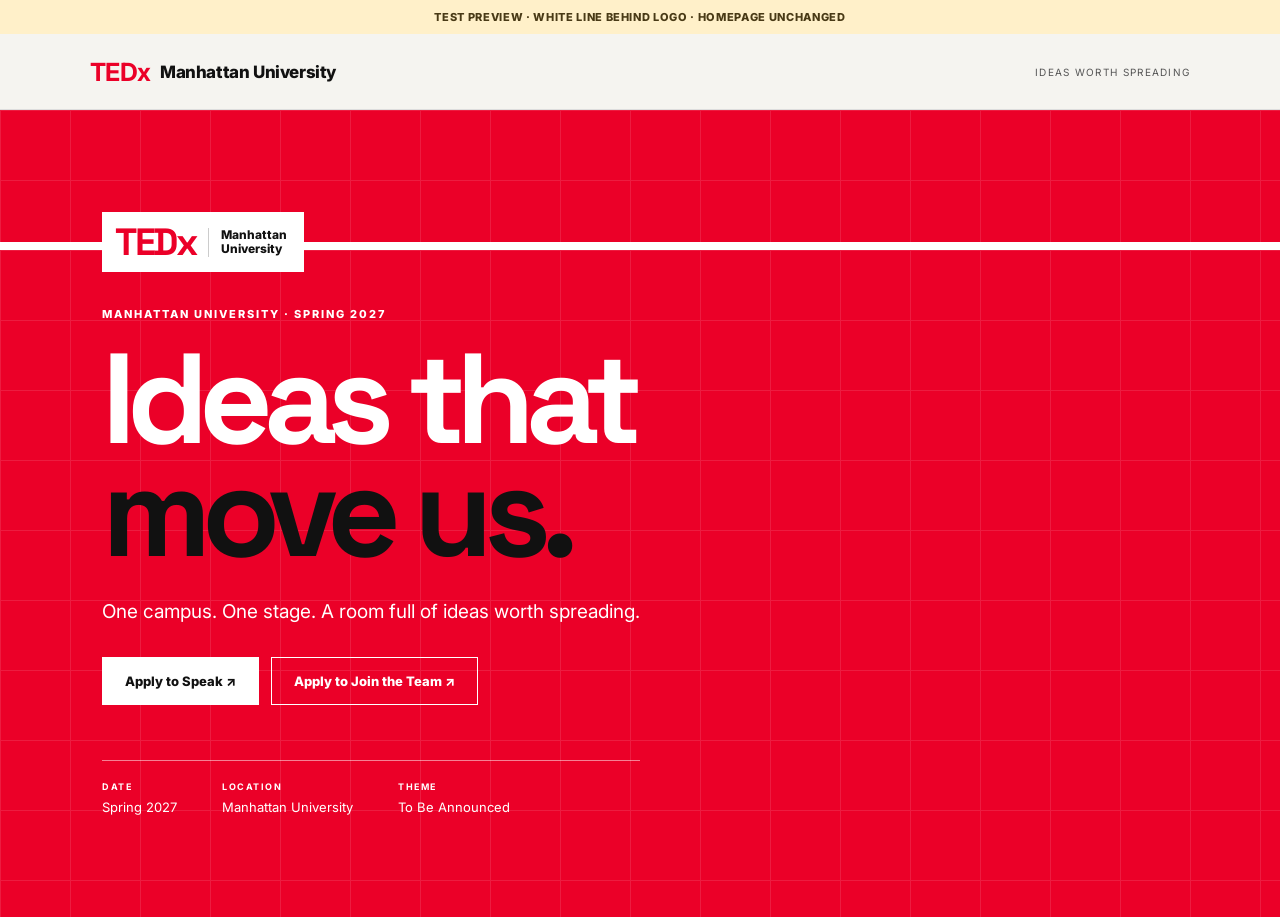
<file: hero-logo-white-line-preview.html>
<!DOCTYPE html>
<html lang="en"><head><meta charset="UTF-8"><meta name="viewport" content="width=device-width,initial-scale=1"><title>TEDx Manhattan University — Logo Line Test</title><link rel="preconnect" href="https://fonts.googleapis.com"><link rel="preconnect" href="https://fonts.gstatic.com" crossorigin><link href="https://fonts.googleapis.com/css2?family=Inter:wght@400;500;600;700;800&family=Space+Grotesk:wght@500;600;700&display=swap" rel="stylesheet"><style>
*{box-sizing:border-box}body{margin:0;background:#f5f4f0;font-family:Inter,Arial,sans-serif;color:#111}.notice{padding:10px;text-align:center;background:#fff0c9;color:#493a16;font-size:11px;font-weight:800;letter-spacing:.06em}.nav{height:76px;padding:0 7vw;display:flex;align-items:center;justify-content:space-between;background:#f5f4f0;border-bottom:1px solid #ddd}.brand{display:flex;align-items:center;gap:9px;text-decoration:none;color:#111;font-size:17px;font-weight:800;letter-spacing:-.4px}.brand b{color:#EB0028;font-size:25px}.nav span{font-size:10px;text-transform:uppercase;letter-spacing:.13em;color:#555}.hero{min-height:calc(100vh - 110px);background:#EB0028;color:#fff;padding:8vw;display:flex;align-items:center;position:relative;overflow:hidden}.grid{position:absolute;inset:0;opacity:.11;background-image:linear-gradient(90deg,#fff 1px,transparent 1px),linear-gradient(#fff 1px,transparent 1px);background-size:70px 70px}.content{position:relative;z-index:1;max-width:900px}.logo-wrap{position:relative;display:inline-flex;align-items:center;margin:0 0 35px;padding:11px 17px 11px 13px;isolation:isolate;color:#111}.logo-wrap:before{content:"";position:absolute;left:-8vw;width:100vw;top:50%;height:8px;background:#fff;z-index:-1}.logo-wrap:after{content:"";position:absolute;inset:0;background:#fff;z-index:-1}.tedx{font-family:"Space Grotesk",Arial,sans-serif;font-weight:700;font-size:38px;letter-spacing:-2.5px;line-height:1;color:#EB0028}.loc{font-size:12px;font-weight:800;line-height:1.2;border-left:1px solid #ccc;margin-left:12px;padding-left:12px}.eyebrow{font-size:11px;font-weight:800;letter-spacing:2px;text-transform:uppercase;margin:0 0 22px}h1{font-family:"Space Grotesk",Arial,sans-serif;font-size:clamp(65px,10vw,145px);line-height:.88;letter-spacing:-.075em;margin:0 0 28px}h1 span{color:#111}.copy{font-size:19px;line-height:1.6;max-width:560px;margin:0 0 30px}.buttons{display:flex;gap:12px;flex-wrap:wrap}.btn{padding:15px 22px;text-decoration:none;font-size:13px;font-weight:800;border:1px solid white}.primary{background:#fff;color:#111}.ghost{color:#fff}.meta{display:flex;gap:45px;border-top:1px solid #ffffff80;padding-top:20px;margin-top:55px;flex-wrap:wrap}.meta div{display:flex;flex-direction:column;gap:7px}.meta b{font-size:9px;letter-spacing:1.5px}.meta span{font-size:13px}@media(max-width:550px){.nav{padding:0 5vw}.logo-wrap:before{left:-6vw}.nav span{display:none}.hero{padding:48px 6vw}.brand{font-size:14px}.tedx{font-size:33px}h1{font-size:clamp(58px,13vw,78px)}.copy{font-size:16px}.buttons{display:grid}.btn{text-align:center}.meta{gap:20px}.meta span{font-size:11px}}
</style></head><body><div class="notice">TEST PREVIEW · WHITE LINE BEHIND LOGO · HOMEPAGE UNCHANGED</div><header class="nav"><a class="brand" href="https://tedxmanhattanuni.com/"><b>TEDx</b> Manhattan University</a><span>Ideas worth spreading</span></header><main><section class="hero"><div class="grid"></div><div class="content"><div class="logo-wrap" role="img" aria-label="TEDx Manhattan University"><span class="tedx">TEDx</span><span class="loc">Manhattan<br>University</span></div><p class="eyebrow">Manhattan University · Spring 2027</p><h1>Ideas that<br><span>move us.</span></h1><p class="copy">One campus. One stage. A room full of ideas worth spreading.</p><div class="buttons"><a class="btn primary" href="https://forms.gle/fSc8qCUAz4fTYbbi7" target="_blank" rel="noopener noreferrer">Apply to Speak ↗</a><a class="btn ghost" href="https://forms.gle/XkfL6cfEfAzUNruA9" target="_blank" rel="noopener noreferrer">Apply to Join the Team ↗</a></div><div class="meta"><div><b>DATE</b><span>Spring 2027</span></div><div><b>LOCATION</b><span>Manhattan University</span></div><div><b>THEME</b><span>To Be Announced</span></div></div></div></section></main></body></html>
</file>
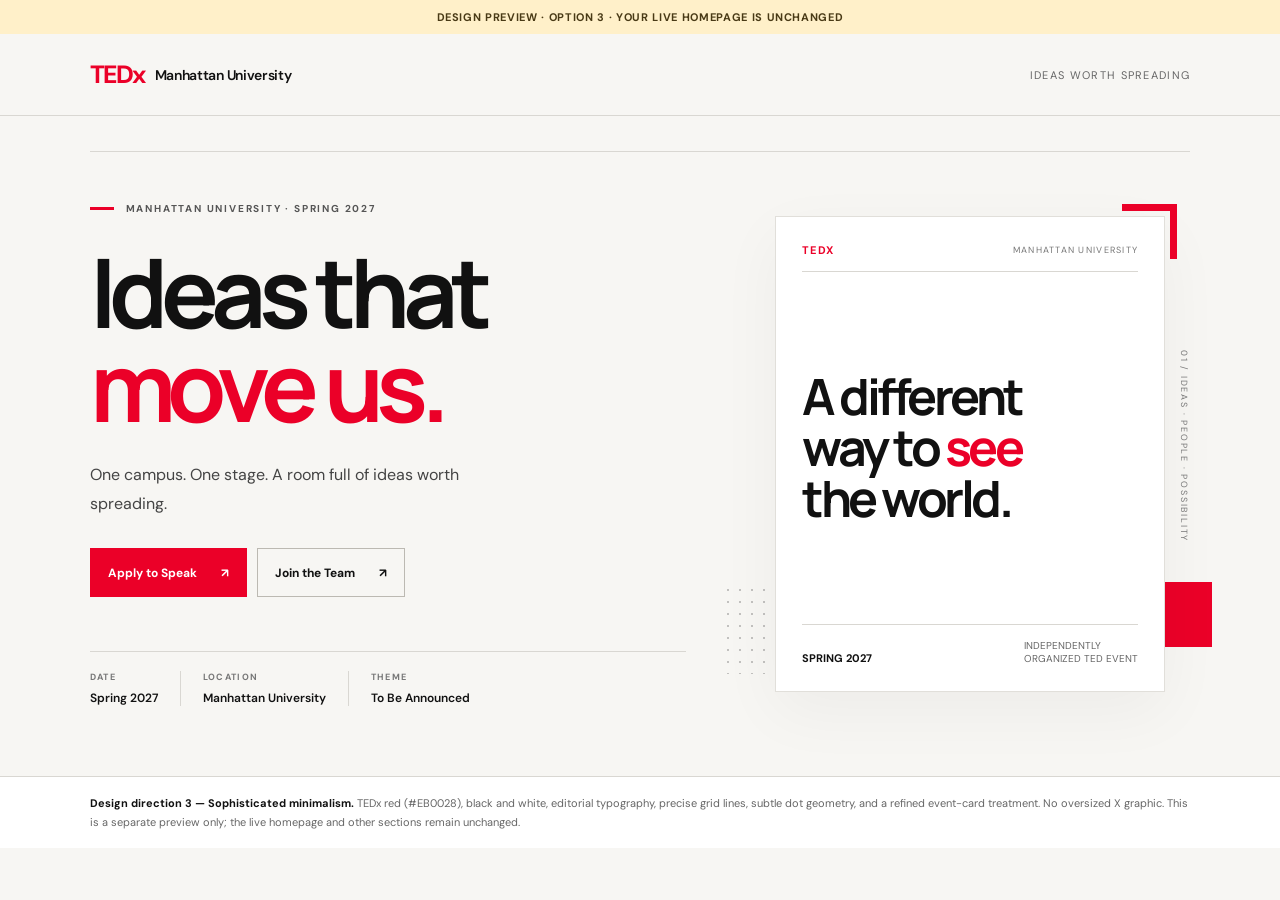
<file: hero-minimal-preview.html>
<!DOCTYPE html>
<html lang="en">
<head>
<meta charset="UTF-8">
<meta name="viewport" content="width=device-width, initial-scale=1">
<title>TEDx Manhattan University — Minimal Hero Preview</title>
<link rel="preconnect" href="https://fonts.googleapis.com">
<link rel="preconnect" href="https://fonts.gstatic.com" crossorigin>
<link href="https://fonts.googleapis.com/css2?family=DM+Sans:wght@400;500;600;700&family=Manrope:wght@400;500;600;700;800&display=swap" rel="stylesheet">
<style>
:root{--red:#EB0028;--ink:#111;--paper:#F7F6F3;--white:#fff;--line:#d9d7d2}
*{box-sizing:border-box}html{scroll-behavior:smooth}body{margin:0;background:var(--paper);color:var(--ink);font-family:"DM Sans",Arial,sans-serif}
.preview{padding:10px 18px;text-align:center;background:#fff0c9;color:#493a16;font-size:11px;font-weight:700;letter-spacing:.06em}
header{height:82px;padding:0 7vw;display:flex;align-items:center;justify-content:space-between;border-bottom:1px solid var(--line)}
.wordmark{display:flex;align-items:center;gap:10px;text-decoration:none;color:var(--ink);font-weight:600;font-size:14px;letter-spacing:-.3px}.wordmark strong{color:var(--red);font-size:25px;font-weight:800;letter-spacing:-1.5px}
.nav-note{font-size:11px;color:#666;letter-spacing:.12em;text-transform:uppercase}
.hero{display:grid;grid-template-columns:minmax(0,1.15fr) minmax(260px,.85fr);min-height:660px;padding:74px 7vw 58px;position:relative;overflow:hidden;gap:5vw;align-items:center}
.hero:before{content:"";position:absolute;left:7vw;right:7vw;top:35px;height:1px;background:var(--line)}
.hero-copy{position:relative;z-index:1}
.eyebrow{display:flex;align-items:center;gap:12px;margin:0 0 30px;font-size:10px;font-weight:700;letter-spacing:.18em;text-transform:uppercase;color:#555}
.eyebrow:before{content:"";width:24px;height:3px;background:var(--red)}
h1{font-family:Manrope,Arial,sans-serif;font-size:clamp(58px,7.5vw,104px);font-weight:700;line-height:.98;letter-spacing:-.075em;margin:0;max-width:760px}
h1 span{color:var(--red)}
.description{font-size:16px;line-height:1.8;max-width:430px;color:#444;margin:28px 0 30px}
.actions{display:flex;flex-wrap:wrap;gap:10px}
.btn{min-height:49px;padding:0 17px;display:inline-flex;align-items:center;justify-content:space-between;gap:24px;text-decoration:none;font-size:12px;font-weight:700;transition:transform .18s,background .18s}
.btn:hover{transform:translateY(-2px)}.btn-primary{background:var(--red);color:white;border:1px solid var(--red)}.btn-secondary{border:1px solid #bcb9b2;color:var(--ink);background:transparent}
.details{display:flex;gap:0;margin-top:54px;border-top:1px solid var(--line);padding-top:19px;max-width:620px}
.details div{padding:0 22px;border-left:1px solid var(--line);display:flex;flex-direction:column;gap:7px}.details div:first-child{padding-left:0;border-left:0}.details b{font-size:9px;letter-spacing:.15em;color:#777}.details span{font-size:12px;font-weight:600}
.visual{position:relative;min-height:390px;display:flex;align-items:center;justify-content:center}
.visual-card{width:min(100%,390px);aspect-ratio: .82;background:var(--white);border:1px solid #e1dfda;padding:26px;position:relative;display:flex;flex-direction:column;justify-content:space-between;box-shadow:0 20px 60px #1111110b}
.card-top{display:flex;align-items:center;justify-content:space-between;font-size:9px;letter-spacing:.14em;text-transform:uppercase;color:#777}.card-top b{color:var(--red);font-size:11px}
.card-rule{height:1px;background:var(--line);margin-top:14px}
.card-title{font-family:Manrope,Arial,sans-serif;font-weight:700;letter-spacing:-.07em;font-size:clamp(30px,4vw,50px);line-height:1.02;margin:0}
.card-title span{color:var(--red)}
.card-bottom{display:flex;justify-content:space-between;align-items:end;border-top:1px solid var(--line);padding-top:14px;font-size:10px;color:#666}.card-bottom strong{font-size:11px;color:var(--ink)}
.corner{position:absolute;width:55px;height:55px;border-top:7px solid var(--red);border-right:7px solid var(--red);right:-13px;top:-13px}
.dot-grid{position:absolute;left:-28px;bottom:18px;width:90px;height:90px;background-image:radial-gradient(#111 1.2px,transparent 1.2px);background-size:12px 12px;opacity:.23}
.red-square{position:absolute;right:-22px;bottom:45px;width:65px;height:65px;background:var(--red);z-index:-1}
.side-index{position:absolute;right:7vw;top:50%;transform:translateY(-50%);writing-mode:vertical-rl;font-size:9px;letter-spacing:.2em;color:#777}
.footer{padding:17px 7vw;background:#fff;border-top:1px solid var(--line);font-size:11px;line-height:1.7;color:#666}.footer strong{color:var(--ink)}
@media(max-width:850px){.hero{grid-template-columns:1fr;gap:28px;padding-top:58px}.visual{min-height:300px}.visual-card{width:min(76%,360px)}.side-index{display:none}.hero-copy{max-width:760px}h1{font-size:clamp(58px,10vw,90px)}.details{margin-top:36px}}
@media(max-width:520px){header{height:70px;padding:0 5vw}.nav-note{font-size:9px}.hero{padding:48px 6vw 36px}.hero:before{left:6vw;right:6vw;top:23px}.eyebrow{font-size:9px;letter-spacing:.13em}h1{font-size:58px}.description{font-size:14px;margin:22px 0}.details{gap:0;flex-wrap:wrap}.details div{padding:0 12px}.details span{font-size:10px}.visual{min-height:300px}.visual-card{width:82%;padding:21px}.card-title{font-size:39px}.footer{padding:15px 6vw}}
</style>
</head>
<body>
<div class="preview">DESIGN PREVIEW · OPTION 3 · YOUR LIVE HOMEPAGE IS UNCHANGED</div>
<header><a class="wordmark" href="https://tedxmanhattanuni.com/"><strong>TEDx</strong><span>Manhattan University</span></a><div class="nav-note">Ideas worth spreading</div></header>
<main>
<section class="hero">
<div class="hero-copy">
<p class="eyebrow">Manhattan University · Spring 2027</p>
<h1>Ideas that<br><span>move us.</span></h1>
<p class="description">One campus. One stage. A room full of ideas worth spreading.</p>
<div class="actions"><a class="btn btn-primary" href="https://forms.gle/fSc8qCUAz4fTYbbi7" target="_blank" rel="noopener noreferrer">Apply to Speak <span>↗</span></a><a class="btn btn-secondary" href="https://forms.gle/XkfL6cfEfAzUNruA9" target="_blank" rel="noopener noreferrer">Join the Team <span>↗</span></a></div>
<div class="details"><div><b>DATE</b><span>Spring 2027</span></div><div><b>LOCATION</b><span>Manhattan University</span></div><div><b>THEME</b><span>To Be Announced</span></div></div>
</div>
<div class="visual" aria-label="Minimal editorial event card">
<div class="dot-grid"></div><div class="red-square"></div>
<div class="visual-card"><div><div class="card-top"><b>TEDx</b><span>Manhattan University</span></div><div class="card-rule"></div></div>
<p class="card-title">A different<br>way to <span>see</span><br>the world.</p>
<div class="card-bottom"><strong>SPRING 2027</strong><span>INDEPENDENTLY<br>ORGANIZED TED EVENT</span></div><div class="corner"></div></div>
</div>
<div class="side-index">01 / IDEAS · PEOPLE · POSSIBILITY</div>
</section>
<div class="footer"><strong>Design direction 3 — Sophisticated minimalism.</strong> TEDx red (#EB0028), black and white, editorial typography, precise grid lines, subtle dot geometry, and a refined event-card treatment. No oversized X graphic. This is a separate preview only; the live homepage and other sections remain unchanged.</div>
</main>
</body></html>
</file>
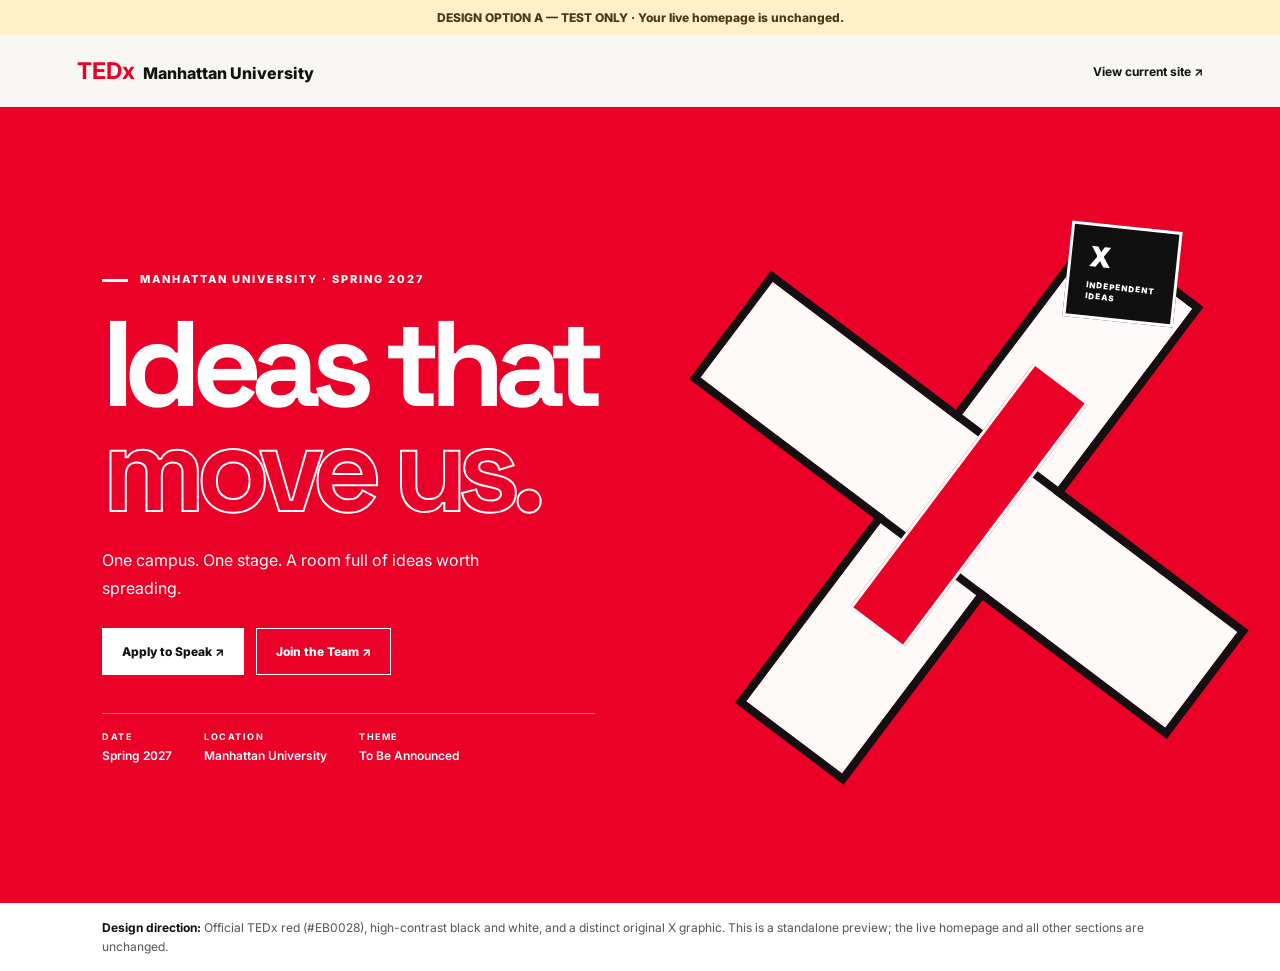
<file: hero-option-a.html>
<!DOCTYPE html>
<html lang="en"><head><meta charset="UTF-8"><meta name="viewport" content="width=device-width,initial-scale=1">
<title>TEDx Manhattan University — Design Option A</title>
<link rel="preconnect" href="https://fonts.googleapis.com"><link rel="preconnect" href="https://fonts.gstatic.com" crossorigin>
<link href="https://fonts.googleapis.com/css2?family=Inter:wght@400;500;600;700;800;900&family=Space+Grotesk:wght@500;600;700&display=swap" rel="stylesheet">
<style>
:root{--red:#EB0028;--black:#101010;--white:#fff;--paper:#f8f7f4}*{box-sizing:border-box}body{margin:0;font-family:Inter,Arial,sans-serif;color:var(--black);background:var(--paper)}
.banner{padding:10px 16px;text-align:center;background:#fff0c9;color:#493a16;font-size:12px;font-weight:800}.nav{height:72px;padding:0 6vw;display:flex;align-items:center;justify-content:space-between;background:var(--paper)}.brand{font-weight:800;text-decoration:none;color:#111}.brand b{color:var(--red);font-size:23px;margin-right:8px}.nav a:last-child{font-size:12px;font-weight:700;color:#111;text-decoration:none}
.hero{position:relative;isolation:isolate;overflow:hidden;min-height:calc(100vh - 104px);background:var(--red);color:#fff;padding:7vh 8vw 38px;display:flex;align-items:center}
.content{position:relative;z-index:3;max-width:760px}.eyebrow{font-size:11px;letter-spacing:2px;text-transform:uppercase;font-weight:800;margin:0 0 26px}.eyebrow:before{content:"";display:inline-block;width:26px;height:3px;background:#fff;vertical-align:middle;margin-right:12px}
h1{font-family:"Space Grotesk",Inter,sans-serif;font-size:clamp(62px,9.5vw,132px);line-height:.86;letter-spacing:-.085em;margin:0;font-weight:700}h1 em{font-style:normal;color:transparent;-webkit-text-stroke:2px #fff}
.desc{font-size:16px;line-height:1.7;max-width:430px;margin:26px 0;color:#fff}.actions{display:flex;gap:12px;flex-wrap:wrap}.btn{display:inline-flex;align-items:center;gap:22px;padding:15px 19px;border:1.5px solid #fff;text-decoration:none;font-size:12px;font-weight:800}.btn.primary{background:#fff;color:#111}.btn.secondary{color:#fff}
.meta{display:flex;gap:32px;flex-wrap:wrap;max-width:700px;border-top:1px solid #ffffff70;margin-top:38px;padding-top:17px}.meta div{display:flex;flex-direction:column;gap:6px}.meta strong{font-size:9px;letter-spacing:1.5px}.meta span{font-size:12px;font-weight:600}
.foot{padding:15px 8vw;background:white;font-size:12px;color:#555;line-height:1.6}.foot b{color:#111}
.x-bg{position:absolute;z-index:0;right:4%;top:50%;transform:translateY(-50%) rotate(-8deg);width:min(42vw,520px);height:min(42vw,520px);opacity:.98}.x-bg:before,.x-bg:after{content:"";position:absolute;left:50%;top:50%;width:23%;height:112%;background:#fff;outline:8px solid #101010;transform-origin:center}.x-bg:before{transform:translate(-50%,-50%) rotate(45deg)}.x-bg:after{transform:translate(-50%,-50%) rotate(-45deg)}.x-bg i{position:absolute;left:50%;top:50%;z-index:1;width:13%;height:58%;background:var(--red);transform:translate(-50%,-50%) rotate(45deg);border-left:3px solid #fff;border-right:3px solid #fff}.x-tag{position:absolute;z-index:2;right:8%;top:15%;padding:14px 18px;background:#101010;color:#fff;border:3px solid #fff;font-size:28px;font-weight:900;transform:rotate(6deg)}.x-tag small{display:block;font-size:8px;letter-spacing:1px;line-height:1.4;margin-top:6px}@media(max-width:700px){.x-bg{right:-22%;top:43%;width:64vw;height:64vw;opacity:.25}.x-tag{right:8%;top:6%;font-size:20px;opacity:.85}}
@media(max-width:700px){.nav{padding:0 5vw}.hero{padding:50px 6vw 32px;align-items:flex-start;min-height:calc(100vh - 104px)}.content{padding-top:16px}h1{font-size:clamp(58px,12vw,88px)}.desc{font-size:14px;max-width:330px}.meta{gap:18px;margin-top:30px}.meta div{min-width:40%}.foot{padding:14px 6vw}}
</style></head><body>
<div class="banner">DESIGN OPTION A — TEST ONLY · Your live homepage is unchanged.</div>
<header class="nav"><a class="brand" href="https://tedxmanhattanuni.com/"><b>TEDx</b>Manhattan University</a><a href="https://tedxmanhattanuni.com/">View current site ↗</a></header>
<main><section class="hero"><div class="x-bg" aria-hidden="true"><i></i><b></b></div><div class="x-tag">X<br><small>INDEPENDENT<br>IDEAS</small></div>
<div class="content"><p class="eyebrow">Manhattan University · Spring 2027</p><h1>Ideas that<br><em>move us.</em></h1><p class="desc">One campus. One stage. A room full of ideas worth spreading.</p>
<div class="actions"><a class="btn primary" href="https://forms.gle/fSc8qCUAz4fTYbbi7" target="_blank" rel="noopener noreferrer">Apply to Speak ↗</a><a class="btn secondary" href="https://forms.gle/XkfL6cfEfAzUNruA9" target="_blank" rel="noopener noreferrer">Join the Team ↗</a></div>
<div class="meta"><div><strong>DATE</strong><span>Spring 2027</span></div><div><strong>LOCATION</strong><span>Manhattan University</span></div><div><strong>THEME</strong><span>To Be Announced</span></div></div></div></section>
<div class="foot"><b>Design direction:</b> Official TEDx red (#EB0028), high-contrast black and white, and a distinct original X graphic. This is a standalone preview; the live homepage and all other sections are unchanged.</div></main></body></html>
</file>
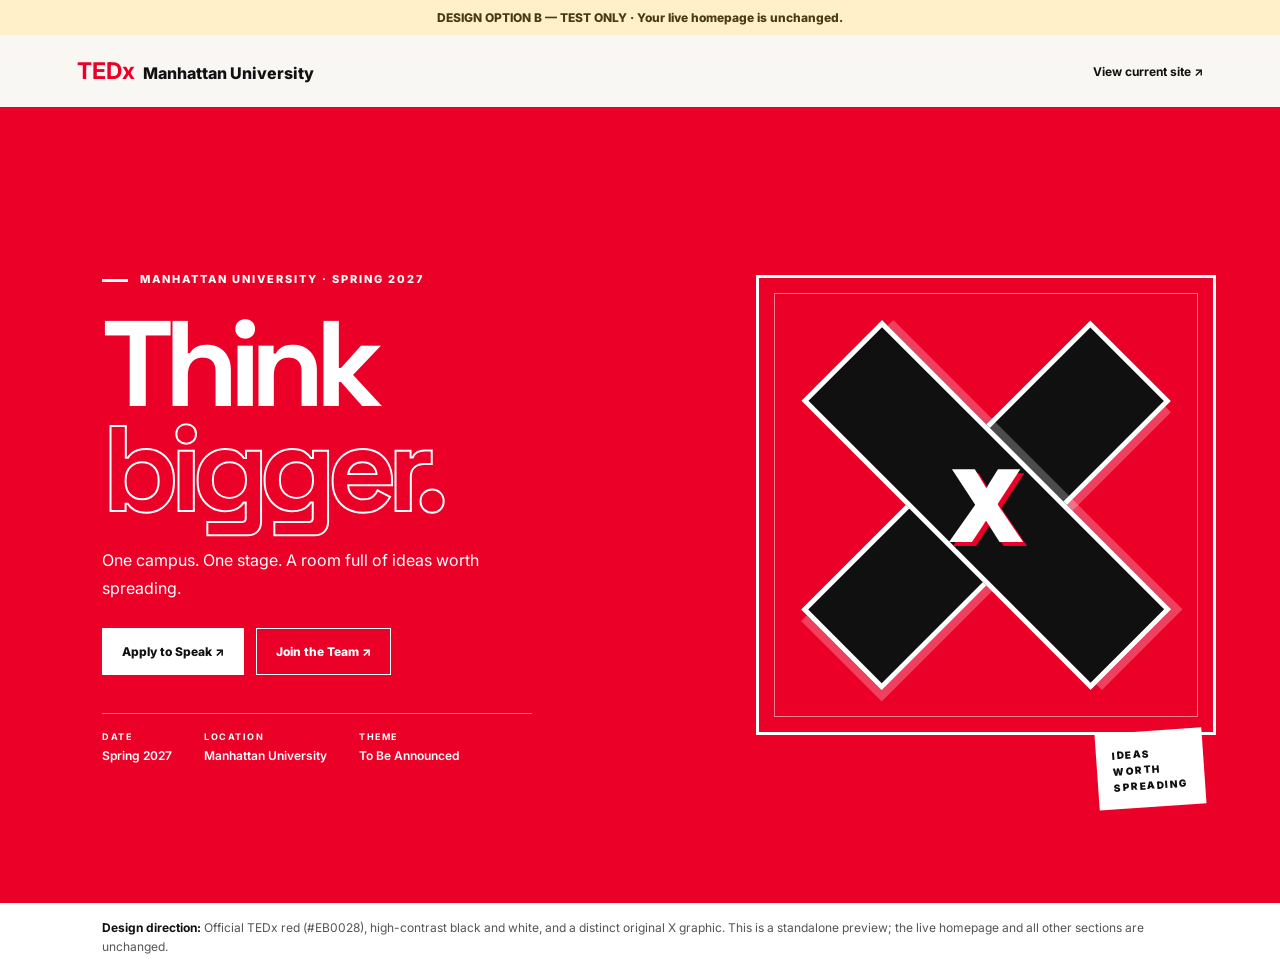
<file: hero-option-b.html>
<!DOCTYPE html>
<html lang="en"><head><meta charset="UTF-8"><meta name="viewport" content="width=device-width,initial-scale=1">
<title>TEDx Manhattan University — Design Option B</title>
<link rel="preconnect" href="https://fonts.googleapis.com"><link rel="preconnect" href="https://fonts.gstatic.com" crossorigin>
<link href="https://fonts.googleapis.com/css2?family=Inter:wght@400;500;600;700;800;900&family=Space+Grotesk:wght@500;600;700&display=swap" rel="stylesheet">
<style>
:root{--red:#EB0028;--black:#101010;--white:#fff;--paper:#f8f7f4}*{box-sizing:border-box}body{margin:0;font-family:Inter,Arial,sans-serif;color:var(--black);background:var(--paper)}
.banner{padding:10px 16px;text-align:center;background:#fff0c9;color:#493a16;font-size:12px;font-weight:800}.nav{height:72px;padding:0 6vw;display:flex;align-items:center;justify-content:space-between;background:var(--paper)}.brand{font-weight:800;text-decoration:none;color:#111}.brand b{color:var(--red);font-size:23px;margin-right:8px}.nav a:last-child{font-size:12px;font-weight:700;color:#111;text-decoration:none}
.hero{position:relative;isolation:isolate;overflow:hidden;min-height:calc(100vh - 104px);background:var(--red);color:#fff;padding:7vh 8vw 38px;display:flex;align-items:center}
.content{position:relative;z-index:3;max-width:760px}.eyebrow{font-size:11px;letter-spacing:2px;text-transform:uppercase;font-weight:800;margin:0 0 26px}.eyebrow:before{content:"";display:inline-block;width:26px;height:3px;background:#fff;vertical-align:middle;margin-right:12px}
h1{font-family:"Space Grotesk",Inter,sans-serif;font-size:clamp(62px,9.5vw,132px);line-height:.86;letter-spacing:-.085em;margin:0;font-weight:700}h1 em{font-style:normal;color:transparent;-webkit-text-stroke:2px #fff}
.desc{font-size:16px;line-height:1.7;max-width:430px;margin:26px 0;color:#fff}.actions{display:flex;gap:12px;flex-wrap:wrap}.btn{display:inline-flex;align-items:center;gap:22px;padding:15px 19px;border:1.5px solid #fff;text-decoration:none;font-size:12px;font-weight:800}.btn.primary{background:#fff;color:#111}.btn.secondary{color:#fff}
.meta{display:flex;gap:32px;flex-wrap:wrap;max-width:700px;border-top:1px solid #ffffff70;margin-top:38px;padding-top:17px}.meta div{display:flex;flex-direction:column;gap:6px}.meta strong{font-size:9px;letter-spacing:1.5px}.meta span{font-size:12px;font-weight:600}
.foot{padding:15px 8vw;background:white;font-size:12px;color:#555;line-height:1.6}.foot b{color:#111}
.x-frame{position:absolute;right:5vw;top:50%;transform:translateY(-50%);width:min(38vw,460px);height:min(38vw,460px);border:3px solid #fff;display:grid;place-items:center;transform-origin:center rotate(0deg)}.x-frame:before{content:"";position:absolute;inset:15px;border:1px solid #ffffff80}.slash{position:absolute;left:50%;top:50%;width:25%;height:90%;background:#101010;border:5px solid #fff;box-shadow:8px 8px 0 #ffffff40}.slash.one{transform:translate(-50%,-50%) rotate(45deg)}.slash.two{transform:translate(-50%,-50%) rotate(-45deg)}.inner-x{position:relative;z-index:2;font-size:clamp(50px,8vw,100px);font-weight:900;color:#fff;text-shadow:4px 4px 0 var(--red),7px 7px 0 #101010}.side-label{position:absolute;right:6%;bottom:12%;background:#fff;color:#101010;padding:14px 16px;font-size:10px;font-weight:900;letter-spacing:1.5px;line-height:1.6;transform:rotate(-4deg)}@media(max-width:700px){.x-frame{right:-22%;top:44%;width:65vw;height:65vw;opacity:.25}.side-label{right:7%;bottom:8%;font-size:9px}}
@media(max-width:700px){.nav{padding:0 5vw}.hero{padding:50px 6vw 32px;align-items:flex-start;min-height:calc(100vh - 104px)}.content{padding-top:16px}h1{font-size:clamp(58px,12vw,88px)}.desc{font-size:14px;max-width:330px}.meta{gap:18px;margin-top:30px}.meta div{min-width:40%}.foot{padding:14px 6vw}}
</style></head><body>
<div class="banner">DESIGN OPTION B — TEST ONLY · Your live homepage is unchanged.</div>
<header class="nav"><a class="brand" href="https://tedxmanhattanuni.com/"><b>TEDx</b>Manhattan University</a><a href="https://tedxmanhattanuni.com/">View current site ↗</a></header>
<main><section class="hero"><div class="x-frame" aria-hidden="true"><span class="slash one"></span><span class="slash two"></span><span class="inner-x">X</span></div><div class="side-label">IDEAS<br>WORTH<br>SPREADING</div>
<div class="content"><p class="eyebrow">Manhattan University · Spring 2027</p><h1>Think<br><em>bigger.</em></h1><p class="desc">One campus. One stage. A room full of ideas worth spreading.</p>
<div class="actions"><a class="btn primary" href="https://forms.gle/fSc8qCUAz4fTYbbi7" target="_blank" rel="noopener noreferrer">Apply to Speak ↗</a><a class="btn secondary" href="https://forms.gle/XkfL6cfEfAzUNruA9" target="_blank" rel="noopener noreferrer">Join the Team ↗</a></div>
<div class="meta"><div><strong>DATE</strong><span>Spring 2027</span></div><div><strong>LOCATION</strong><span>Manhattan University</span></div><div><strong>THEME</strong><span>To Be Announced</span></div></div></div></section>
<div class="foot"><b>Design direction:</b> Official TEDx red (#EB0028), high-contrast black and white, and a distinct original X graphic. This is a standalone preview; the live homepage and all other sections are unchanged.</div></main></body></html>
</file>
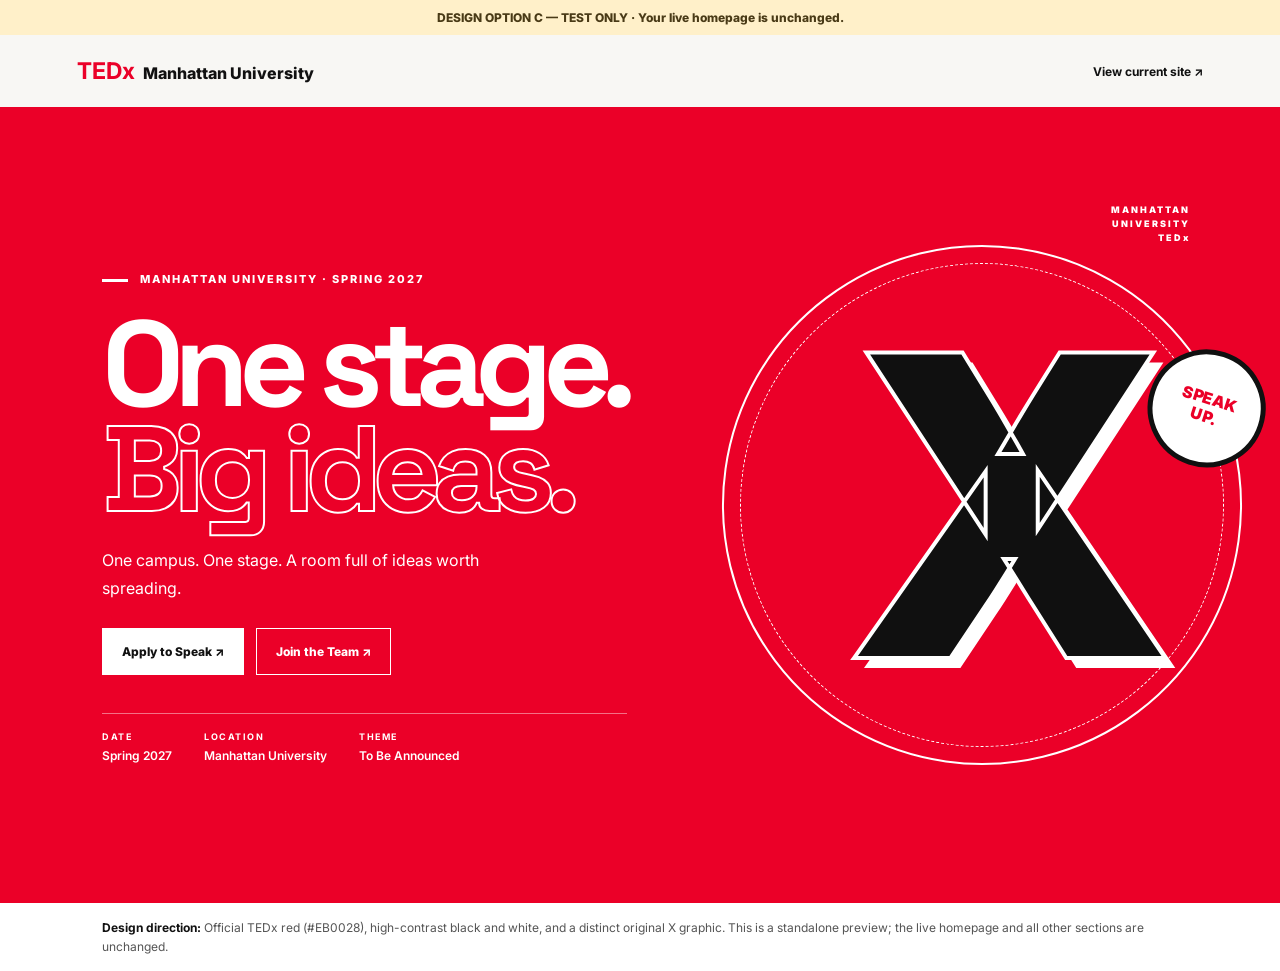
<file: hero-option-c.html>
<!DOCTYPE html>
<html lang="en"><head><meta charset="UTF-8"><meta name="viewport" content="width=device-width,initial-scale=1">
<title>TEDx Manhattan University — Design Option C</title>
<link rel="preconnect" href="https://fonts.googleapis.com"><link rel="preconnect" href="https://fonts.gstatic.com" crossorigin>
<link href="https://fonts.googleapis.com/css2?family=Inter:wght@400;500;600;700;800;900&family=Space+Grotesk:wght@500;600;700&display=swap" rel="stylesheet">
<style>
:root{--red:#EB0028;--black:#101010;--white:#fff;--paper:#f8f7f4}*{box-sizing:border-box}body{margin:0;font-family:Inter,Arial,sans-serif;color:var(--black);background:var(--paper)}
.banner{padding:10px 16px;text-align:center;background:#fff0c9;color:#493a16;font-size:12px;font-weight:800}.nav{height:72px;padding:0 6vw;display:flex;align-items:center;justify-content:space-between;background:var(--paper)}.brand{font-weight:800;text-decoration:none;color:#111}.brand b{color:var(--red);font-size:23px;margin-right:8px}.nav a:last-child{font-size:12px;font-weight:700;color:#111;text-decoration:none}
.hero{position:relative;isolation:isolate;overflow:hidden;min-height:calc(100vh - 104px);background:var(--red);color:#fff;padding:7vh 8vw 38px;display:flex;align-items:center}
.content{position:relative;z-index:3;max-width:760px}.eyebrow{font-size:11px;letter-spacing:2px;text-transform:uppercase;font-weight:800;margin:0 0 26px}.eyebrow:before{content:"";display:inline-block;width:26px;height:3px;background:#fff;vertical-align:middle;margin-right:12px}
h1{font-family:"Space Grotesk",Inter,sans-serif;font-size:clamp(62px,9.5vw,132px);line-height:.86;letter-spacing:-.085em;margin:0;font-weight:700}h1 em{font-style:normal;color:transparent;-webkit-text-stroke:2px #fff}
.desc{font-size:16px;line-height:1.7;max-width:430px;margin:26px 0;color:#fff}.actions{display:flex;gap:12px;flex-wrap:wrap}.btn{display:inline-flex;align-items:center;gap:22px;padding:15px 19px;border:1.5px solid #fff;text-decoration:none;font-size:12px;font-weight:800}.btn.primary{background:#fff;color:#111}.btn.secondary{color:#fff}
.meta{display:flex;gap:32px;flex-wrap:wrap;max-width:700px;border-top:1px solid #ffffff70;margin-top:38px;padding-top:17px}.meta div{display:flex;flex-direction:column;gap:6px}.meta strong{font-size:9px;letter-spacing:1.5px}.meta span{font-size:12px;font-weight:600}
.foot{padding:15px 8vw;background:white;font-size:12px;color:#555;line-height:1.6}.foot b{color:#111}
.burst{position:absolute;right:3vw;top:50%;transform:translateY(-50%) rotate(8deg);width:min(43vw,520px);height:min(43vw,520px);border:2px solid #fff;border-radius:50%;display:grid;place-items:center}.burst:before{content:"";position:absolute;inset:16px;border:1px dashed #fff;border-radius:50%}.burst-x{font-size:clamp(220px,35vw,420px);line-height:.8;font-weight:900;letter-spacing:-.13em;color:#101010;-webkit-text-stroke:4px #fff;text-shadow:10px 10px 0 #fff;transform:rotate(-8deg)}.burst-circle{position:absolute;right:-2%;top:14%;background:#fff;color:var(--red);border:5px solid #101010;border-radius:50%;width:118px;height:118px;display:grid;place-items:center;text-align:center;font-size:16px;font-weight:900;line-height:1.1;transform:rotate(10deg)}.micro{position:absolute;right:7%;top:12%;font-size:9px;line-height:1.6;letter-spacing:2px;font-weight:900;text-align:right}@media(max-width:700px){.burst{right:-25%;top:43%;width:65vw;height:65vw;opacity:.25}.burst-circle{width:80px;height:80px;font-size:12px}.micro{right:7%;top:8%;font-size:8px}}
@media(max-width:700px){.nav{padding:0 5vw}.hero{padding:50px 6vw 32px;align-items:flex-start;min-height:calc(100vh - 104px)}.content{padding-top:16px}h1{font-size:clamp(58px,12vw,88px)}.desc{font-size:14px;max-width:330px}.meta{gap:18px;margin-top:30px}.meta div{min-width:40%}.foot{padding:14px 6vw}}
</style></head><body>
<div class="banner">DESIGN OPTION C — TEST ONLY · Your live homepage is unchanged.</div>
<header class="nav"><a class="brand" href="https://tedxmanhattanuni.com/"><b>TEDx</b>Manhattan University</a><a href="https://tedxmanhattanuni.com/">View current site ↗</a></header>
<main><section class="hero"><div class="burst" aria-hidden="true"><div class="burst-x">X</div><div class="burst-circle">SPEAK<br>UP.</div></div><div class="micro">MANHATTAN<br>UNIVERSITY<br>TEDx</div>
<div class="content"><p class="eyebrow">Manhattan University · Spring 2027</p><h1>One stage.<br><em>Big ideas.</em></h1><p class="desc">One campus. One stage. A room full of ideas worth spreading.</p>
<div class="actions"><a class="btn primary" href="https://forms.gle/fSc8qCUAz4fTYbbi7" target="_blank" rel="noopener noreferrer">Apply to Speak ↗</a><a class="btn secondary" href="https://forms.gle/XkfL6cfEfAzUNruA9" target="_blank" rel="noopener noreferrer">Join the Team ↗</a></div>
<div class="meta"><div><strong>DATE</strong><span>Spring 2027</span></div><div><strong>LOCATION</strong><span>Manhattan University</span></div><div><strong>THEME</strong><span>To Be Announced</span></div></div></div></section>
<div class="foot"><b>Design direction:</b> Official TEDx red (#EB0028), high-contrast black and white, and a distinct original X graphic. This is a standalone preview; the live homepage and all other sections are unchanged.</div></main></body></html>
</file>
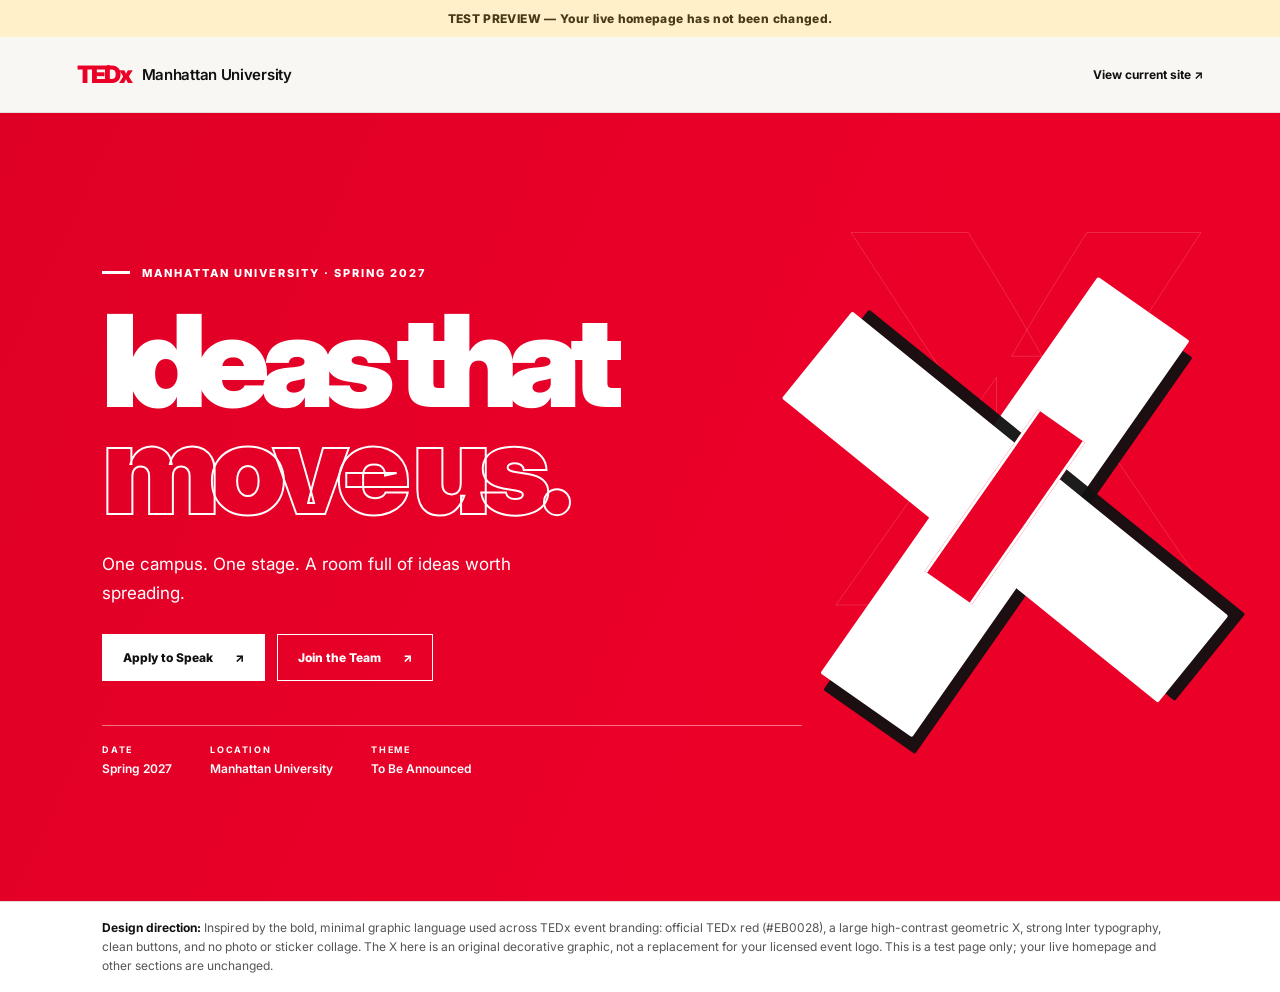
<file: hero-preview.html>
<!DOCTYPE html>
<html lang="en">
<head>
<meta charset="UTF-8">
<meta name="viewport" content="width=device-width, initial-scale=1.0">
<title>TEDx Manhattan University — Hero Design Preview</title>
<link rel="preconnect" href="https://fonts.googleapis.com">
<link rel="preconnect" href="https://fonts.gstatic.com" crossorigin>
<link href="https://fonts.googleapis.com/css2?family=Inter:wght@400;500;600;700;800;900&display=swap" rel="stylesheet">
<style>
:root{--red:#EB0028;--black:#101010;--white:#fff;--paper:#f8f7f4}
*{box-sizing:border-box}body{margin:0;font-family:Inter,Arial,sans-serif;background:var(--paper);color:var(--black)}
.preview-banner{background:#fff0c9;color:#493a16;text-align:center;padding:11px 18px;font-size:12px;font-weight:800;letter-spacing:.03em}
.nav{height:76px;padding:0 6vw;display:flex;justify-content:space-between;align-items:center;background:var(--paper);border-bottom:1px solid #e3e0dc}
.logo{display:flex;align-items:center;gap:10px;font-size:15px;font-weight:600;letter-spacing:-.3px;text-decoration:none;color:var(--black)}.logo b{font-size:24px;font-weight:900;letter-spacing:-1.8px;color:var(--red)}.nav a.link{font-size:12px;font-weight:700;text-decoration:none;color:var(--black)}
.hero{position:relative;isolation:isolate;overflow:hidden;min-height:calc(100vh - 112px);background:var(--red);color:var(--white);padding:70px 8vw 42px;display:flex;align-items:center}
.hero:before{content:"";position:absolute;inset:0;z-index:-1;background:linear-gradient(115deg,rgba(0,0,0,.05),transparent 62%)}
.hero-content{position:relative;z-index:2;width:min(100%,880px)}
.kicker{display:flex;align-items:center;gap:12px;font-size:11px;font-weight:800;letter-spacing:2px;text-transform:uppercase;margin:0 0 27px;color:#fff}.kicker:before{content:"";width:28px;height:3px;background:#fff}
h1{font-size:clamp(64px,10vw,140px);line-height:.84;letter-spacing:-.09em;font-weight:900;margin:0;max-width:850px}
h1 span{display:block;color:transparent;-webkit-text-stroke:2px #fff}
.desc{max-width:460px;font-size:17px;line-height:1.7;color:#fff;margin:28px 0 27px}
.buttons{display:flex;gap:12px;flex-wrap:wrap}.btn{display:inline-flex;align-items:center;gap:22px;text-decoration:none;padding:15px 20px;font-size:12px;font-weight:800;border:1.5px solid #fff;transition:transform .2s}.btn:hover{transform:translateY(-3px)}.btn.white{background:#fff;color:var(--black)}.btn.clear{color:#fff}
.meta{display:flex;gap:38px;flex-wrap:wrap;border-top:1px solid rgba(255,255,255,.45);padding-top:18px;margin-top:44px;max-width:700px}.meta div{display:flex;flex-direction:column;gap:6px}.meta strong{font-size:9px;letter-spacing:1.6px}.meta span{font-size:12px;font-weight:600}
.x-mark{position:absolute;z-index:0;right:4vw;top:50%;transform:translateY(-50%) rotate(-8deg);width:clamp(230px,35vw,500px);height:clamp(230px,35vw,500px);pointer-events:none}
.x-mark:before,.x-mark:after{content:"";position:absolute;left:50%;top:50%;width:25%;height:108%;background:#fff;box-shadow:12px 12px 0 rgba(16,16,16,.95);transform-origin:center;border-radius:2px}
.x-mark:before{transform:translate(-50%,-50%) rotate(43deg)}.x-mark:after{transform:translate(-50%,-50%) rotate(-43deg)}
.x-notch{position:absolute;z-index:1;left:50%;top:50%;width:13%;height:44%;background:var(--red);border-left:3px solid #fff;border-right:3px solid #fff;transform:translate(-50%,-50%) rotate(43deg)}
.x-outline{position:absolute;right:5vw;top:13%;font-size:clamp(250px,40vw,570px);font-weight:900;line-height:.8;color:transparent;-webkit-text-stroke:1px rgba(255,255,255,.15);z-index:-1;pointer-events:none}
.footnote{padding:16px 8vw;background:#fff;color:#555;font-size:12px;line-height:1.6;border-top:1px solid #e4ded4}.footnote strong{color:#111}
@media(max-width:760px){.nav{padding:0 5vw}.hero{padding:54px 7vw 35px;align-items:flex-start;min-height:calc(100vh - 112px)}.hero-content{padding-top:20px}.x-mark{right:-24%;top:42%;width:60vw;height:60vw;opacity:.28}.x-outline{right:-5%;top:34%;font-size:70vw}h1{font-size:clamp(60px,12vw,94px)}.desc{font-size:15px;max-width:360px}.meta{gap:20px;margin-top:34px}.meta div{min-width:27%}}
@media(max-width:480px){.hero{padding:44px 6vw 30px}.kicker{font-size:9px;letter-spacing:1.5px}h1{font-size:58px}.desc{font-size:14px;max-width:310px}.buttons{gap:8px}.btn{padding:13px 14px;font-size:11px}.meta{gap:14px}.meta div{min-width:42%}.meta span{font-size:11px}.x-mark{right:-32%;top:42%;width:68vw;height:68vw}.footnote{padding:14px 6vw}}
</style>
</head>
<body>
<div class="preview-banner">TEST PREVIEW — Your live homepage has not been changed.</div>
<header class="nav"><a class="logo" href="https://tedxmanhattanuni.com/"><b>TEDx</b><span>Manhattan University</span></a><a class="link" href="https://tedxmanhattanuni.com/">View current site ↗</a></header>
<main>
<section class="hero">
<div class="x-outline" aria-hidden="true">X</div><div class="x-mark" aria-hidden="true"><span class="x-notch"></span></div>
<div class="hero-content">
<p class="kicker">Manhattan University · Spring 2027</p>
<h1>Ideas that<br><span>move us.</span></h1>
<p class="desc">One campus. One stage. A room full of ideas worth spreading.</p>
<div class="buttons"><a class="btn white" href="https://forms.gle/fSc8qCUAz4fTYbbi7" target="_blank" rel="noopener noreferrer">Apply to Speak <span>↗</span></a><a class="btn clear" href="https://forms.gle/XkfL6cfEfAzUNruA9" target="_blank" rel="noopener noreferrer">Join the Team <span>↗</span></a></div>
<div class="meta"><div><strong>DATE</strong><span>Spring 2027</span></div><div><strong>LOCATION</strong><span>Manhattan University</span></div><div><strong>THEME</strong><span>To Be Announced</span></div></div>
</div>
</section>
<div class="footnote"><strong>Design direction:</strong> Inspired by the bold, minimal graphic language used across TEDx event branding: official TEDx red (#EB0028), a large high-contrast geometric X, strong Inter typography, clean buttons, and no photo or sticker collage. The X here is an original decorative graphic, not a replacement for your licensed event logo. This is a test page only; your live homepage and other sections are unchanged.</div>
</main>
</body>
</html>
</file>
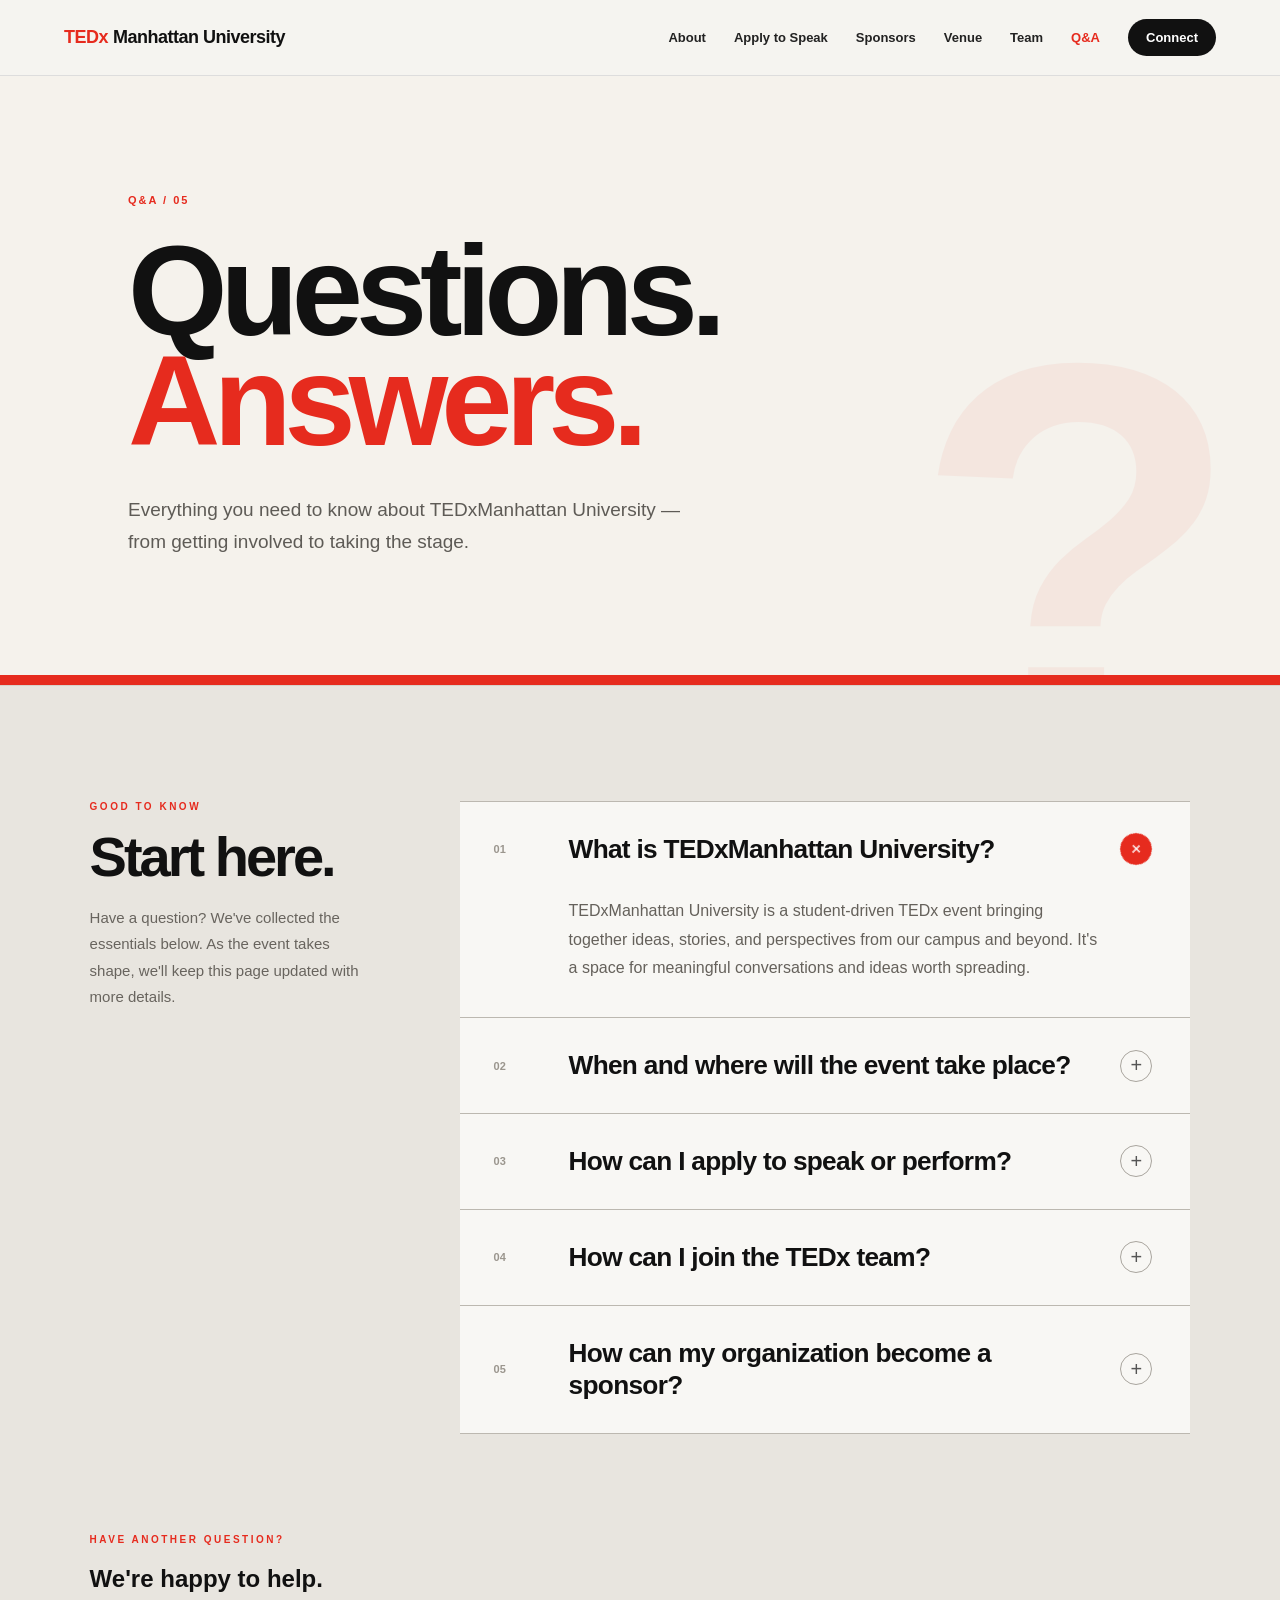
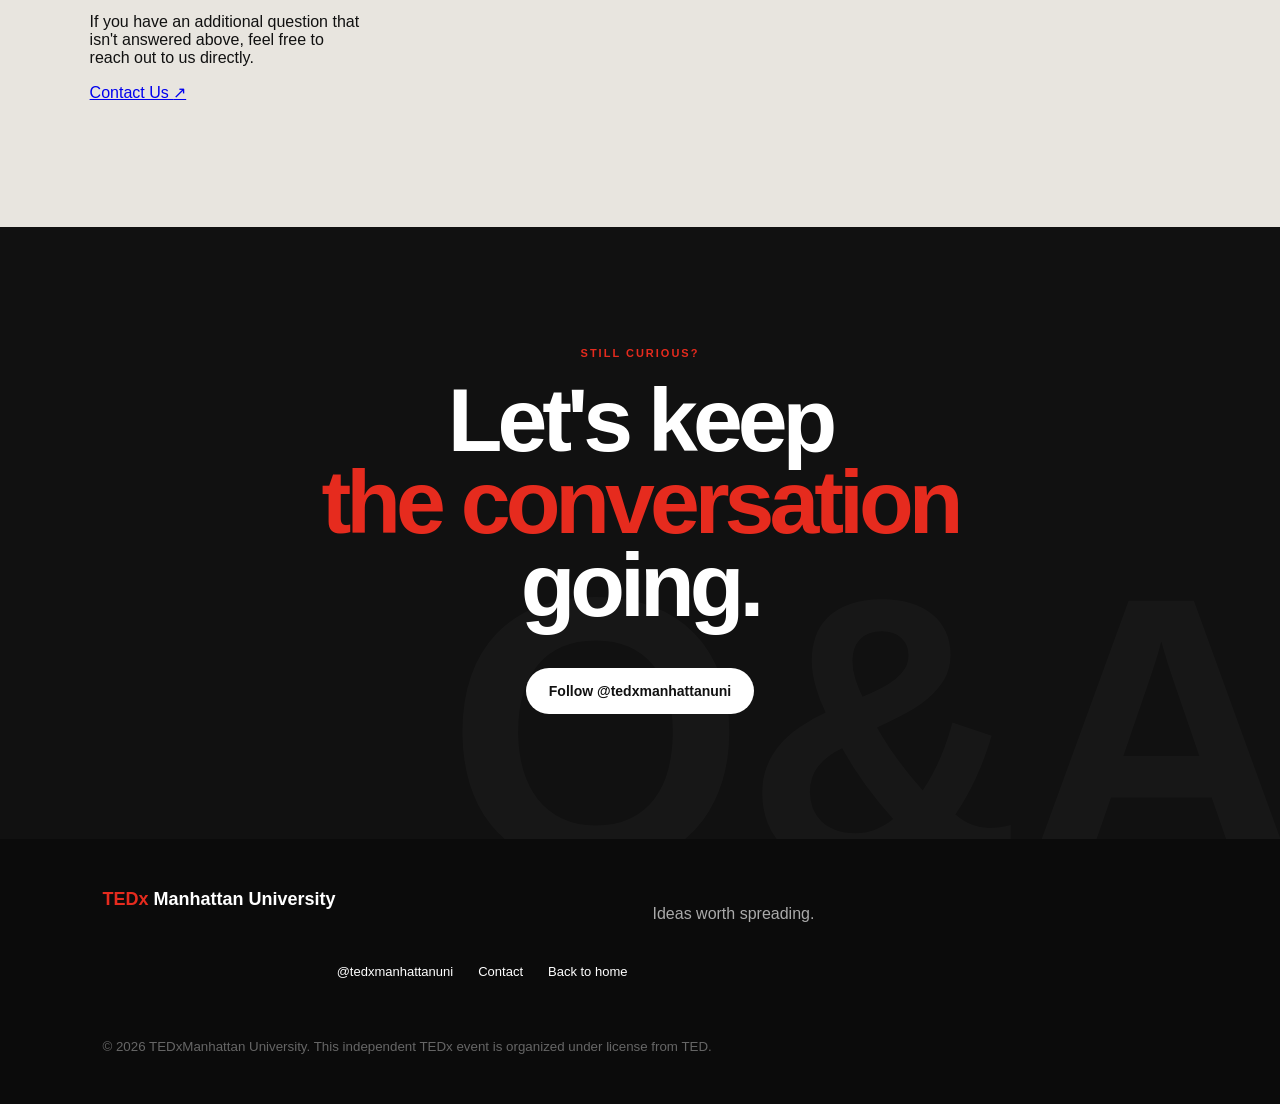
<file: qa.html>
<!DOCTYPE html>
<html lang="en">
<head>
  <meta charset="UTF-8">
  <meta name="viewport" content="width=device-width, initial-scale=1.0">
  <title>Q&A — TEDxManhattan University</title>
  <meta name="description" content="Frequently asked questions about TEDxManhattan University.">
  <link rel="preconnect" href="https://fonts.googleapis.com">
  <link rel="preconnect" href="https://fonts.gstatic.com" crossorigin>
  <link href="https://fonts.googleapis.com/css2?family=DM+Sans:wght@400;500;600;700&family=Manrope:wght@500;600;700;800&family=Space+Grotesk:wght@500;600;700&display=swap" rel="stylesheet">
  <link rel="stylesheet" href="style.css">
</head>
<body class="qa-body">
  <header class="nav">
    <a class="logo" href="index.html"><span>TEDx</span>Manhattan University</a>
    <button class="menu" aria-label="Open menu">☰</button>
    <nav>
      <a href="index.html#about">About</a>
      <a href="https://forms.gle/fSc8qCUAz4fTYbbi7" target="_blank" rel="noopener noreferrer">Apply to Speak</a>
      <a href="sponsors.html">Sponsors</a>
      <a href="index.html#venue">Venue</a>
      <a href="index.html#team">Team</a>
      <a href="qa.html" class="active">Q&amp;A</a>
      <a class="nav-cta" href="https://www.instagram.com/tedxmanhattanuni/" target="_blank" rel="noopener noreferrer">Connect</a>
    </nav>
  </header>

  <main>
    <section class="qa-hero">
      <div class="qa-hero-copy">
        <p class="eyebrow">Q&amp;A / 05</p>
        <h1>Questions.<br><span>Answers.</span></h1>
        <p>Everything you need to know about TEDxManhattan University — from getting involved to taking the stage.</p>
      </div>
      <div class="qa-hero-mark">?</div>
    </section>

    <section class="qa-content">
      <div class="qa-intro">
        <p class="qa-label">GOOD TO KNOW</p>
        <h2>Start here.</h2>
        <p>Have a question? We've collected the essentials below. As the event takes shape, we'll keep this page updated with more details.</p>
      </div>

      <div class="qa-list">
        <details class="qa-card" open>
          <summary><span class="qa-number">01</span><span class="qa-question">What is TEDxManhattan University?</span><span class="qa-plus">+</span></summary>
          <div class="qa-answer"><p>TEDxManhattan University is a student-driven TEDx event bringing together ideas, stories, and perspectives from our campus and beyond. It's a space for meaningful conversations and ideas worth spreading.</p></div>
        </details>

        <details class="qa-card">
          <summary><span class="qa-number">02</span><span class="qa-question">When and where will the event take place?</span><span class="qa-plus">+</span></summary>
          <div class="qa-answer"><p>The event is planned for Spring 2027 at Manhattan University in Riverdale, New York. Additional event details will be announced as planning develops.</p></div>
        </details>

        <details class="qa-card">
          <summary><span class="qa-number">03</span><span class="qa-question">How can I apply to speak or perform?</span><span class="qa-plus">+</span></summary>
          <div class="qa-answer"><p>Applications are available through our Apply to Speak form. We're looking for compelling ideas, perspectives, and performances that can inspire and engage an audience.</p><a class="qa-link" href="https://forms.gle/fSc8qCUAz4fTYbbi7" target="_blank" rel="noopener noreferrer">Apply to Speak <span>↗</span></a></div>
        </details>

        <details class="qa-card">
          <summary><span class="qa-number">04</span><span class="qa-question">How can I join the TEDx team?</span><span class="qa-plus">+</span></summary>
          <div class="qa-answer"><p>More information about joining the team will be announced soon. Our student organization includes executive leadership and departments focused on speakers, production &amp; media, sponsorship &amp; finance, and marketing &amp; design.</p></div>
        </details>

        <details class="qa-card">
          <summary><span class="qa-number">05</span><span class="qa-question">How can my organization become a sponsor?</span><span class="qa-plus">+</span></summary>
          <div class="qa-answer"><p>Organizations interested in supporting TEDxManhattan University can visit our Sponsors page to learn more about partnership opportunities.</p><a class="qa-link" href="sponsors.html">Explore Sponsorship <span>↗</span></a></div>
        </details>
      </div>

      <div class="qa-contact">
        <p class="qa-label">HAVE ANOTHER QUESTION?</p>
        <h2>We're happy to help.</h2>
        <p>If you have an additional question that isn't answered above, feel free to reach out to us directly.</p>
        <a class="qa-contact-button" href="mailto:mabdulkarim01@manhattan.edu?subject=TedxManhattan%20University%20Question">Contact Us <span>↗</span></a>
      </div>
    </section>

    <section class="qa-bottom-cta">
      <p class="eyebrow">Still curious?</p>
      <h2>Let's keep<br><em>the conversation</em><br>going.</h2>
      <a class="button primary" href="https://www.instagram.com/tedxmanhattanuni/" target="_blank" rel="noopener noreferrer">Follow @tedxmanhattanuni</a>
    </section>
  </main>

  <footer>
    <div class="footer-logo"><span>TEDx</span>Manhattan University</div>
    <p>Ideas worth spreading.</p>
    <div class="footer-links"><a href="https://www.instagram.com/tedxmanhattanuni/" target="_blank" rel="noopener noreferrer">@tedxmanhattanuni</a><a href="mailto:mabdulkarim01@manhattan.edu">Contact</a><a href="index.html">Back to home</a></div>
    <small>© 2026 TEDxManhattan University. This independent TEDx event is organized under license from TED.</small>
  </footer>
  <script src="script.js"></script>
</body>
</html>
</file>
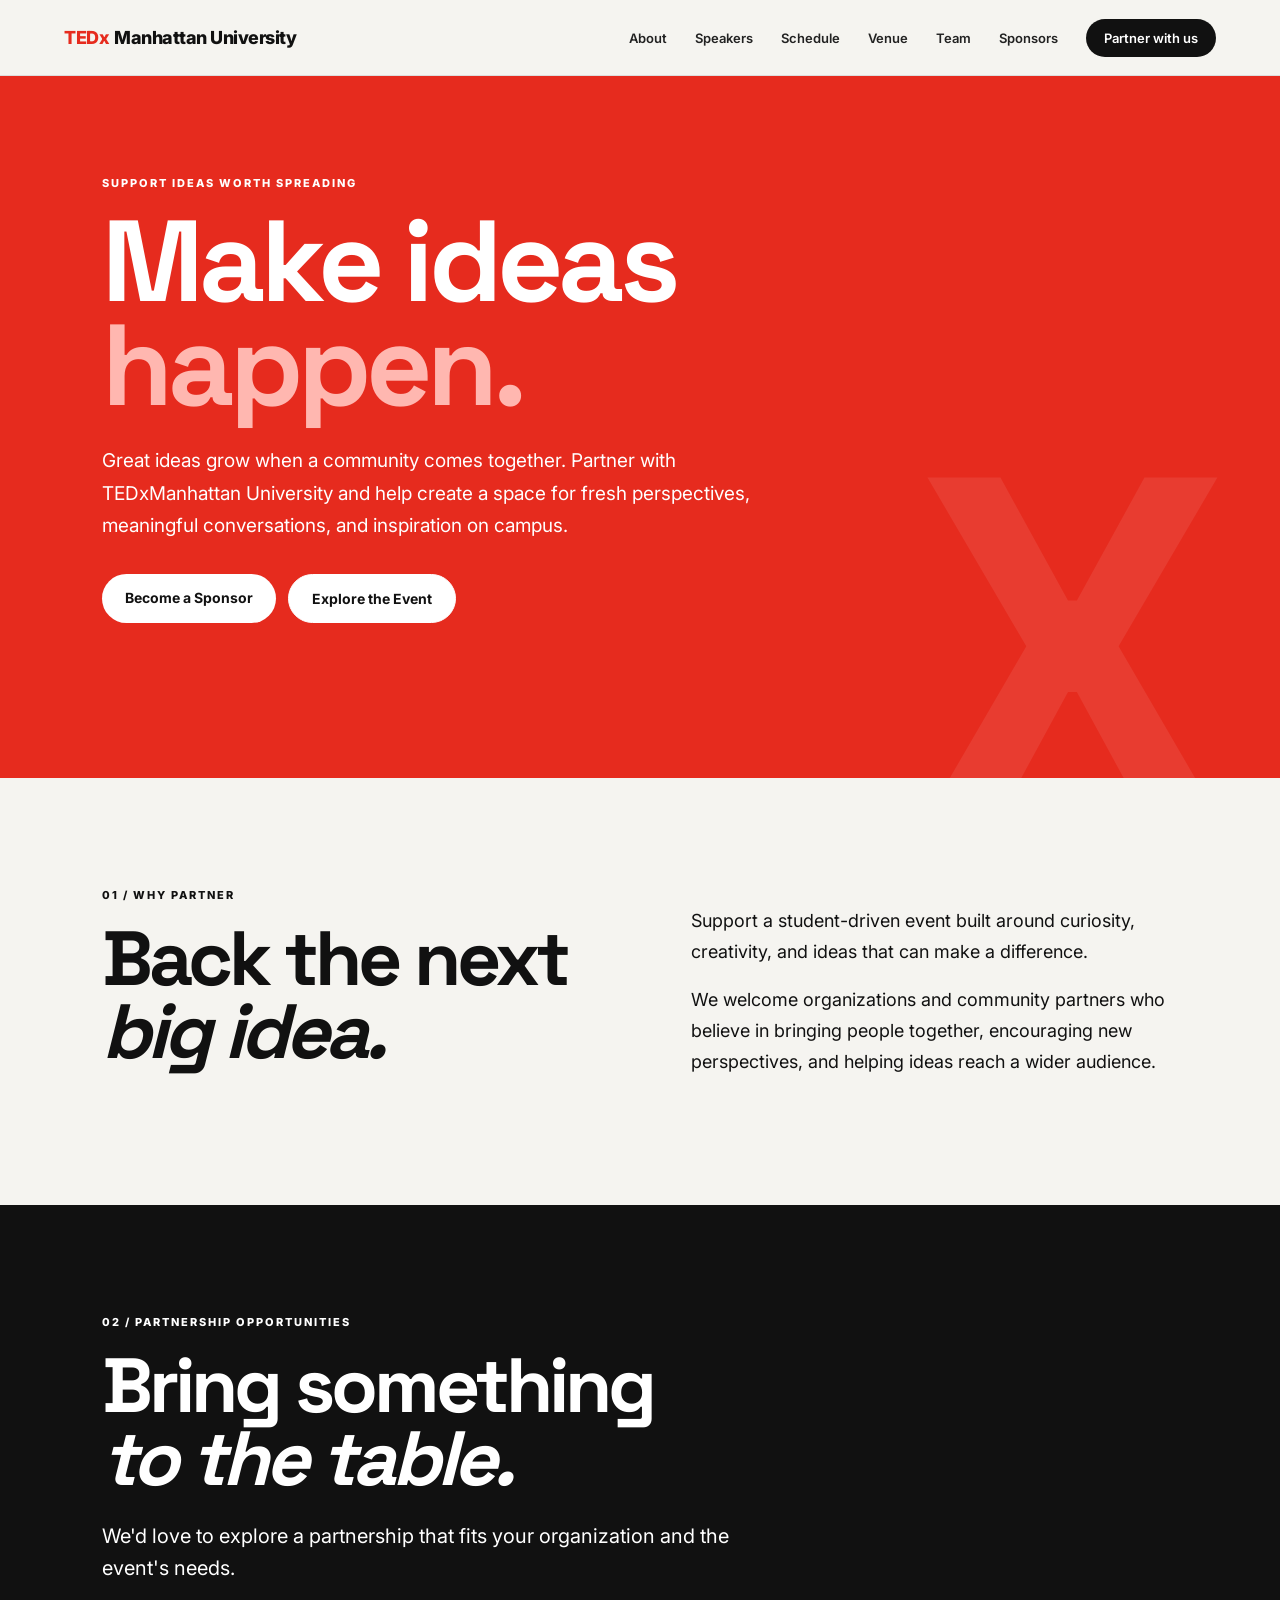
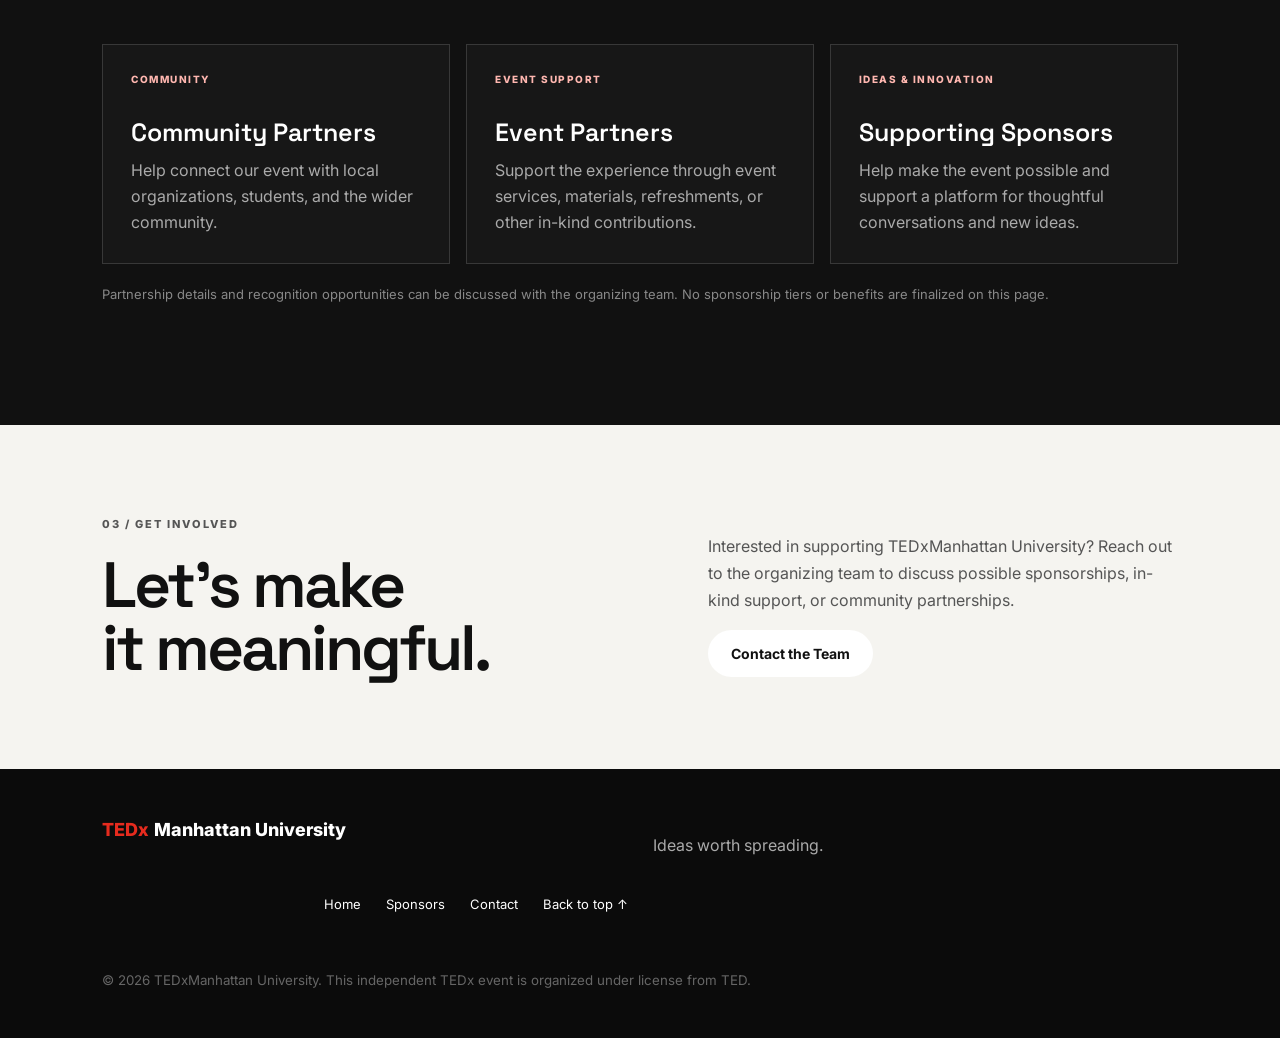
<file: sponsors.html>
<!DOCTYPE html>
<html lang="en">
<head>
  <meta charset="UTF-8">
  <meta name="viewport" content="width=device-width, initial-scale=1.0">
  <title>Sponsors | TEDxManhattan University</title>
  <meta name="description" content="Partner with TEDxManhattan University and help ideas worth spreading reach our campus community.">
  <link rel="preconnect" href="https://fonts.googleapis.com">
  <link rel="preconnect" href="https://fonts.gstatic.com" crossorigin>
  <link href="https://fonts.googleapis.com/css2?family=Inter:wght@400;500;600;700;800&family=Space+Grotesk:wght@500;600;700&display=swap" rel="stylesheet">
  <link rel="stylesheet" href="style.css">
  <style>
    .sponsor-hero{background:#e62b1e;color:#fff;padding:100px 8vw 90px;position:relative;overflow:hidden}
    .sponsor-hero:after{content:"X";position:absolute;right:4vw;bottom:-9vw;font:700 38vw/1 "Space Grotesk",sans-serif;color:rgba(255,255,255,.08);pointer-events:none}
    .sponsor-hero-inner{position:relative;z-index:1;max-width:900px}
    .sponsor-hero h1{font:700 clamp(58px,9vw,120px)/.9 "Space Grotesk",sans-serif;letter-spacing:-5px;margin:0 0 28px}
    .sponsor-hero h1 em{font-style:normal;color:#ffb7b0}
    .sponsor-hero p:not(.eyebrow){font-size:19px;line-height:1.7;max-width:650px}
    .sponsor-intro{display:grid;grid-template-columns:1fr 1fr;gap:8vw;align-items:start}
    .sponsor-intro .section-copy{font-size:18px}
    .partner-grid{display:grid;grid-template-columns:repeat(3,minmax(0,1fr));gap:16px;margin-top:45px}
    .partner-card{border:1px solid #383838;padding:28px;min-height:220px;display:flex;flex-direction:column;justify-content:space-between;background:#171717}
    .partner-card .partner-tag{font-size:10px;letter-spacing:1.5px;text-transform:uppercase;color:#ffb7b0;font-weight:800}
    .partner-card h3{font:600 25px "Space Grotesk",sans-serif;margin:30px 0 10px}
    .partner-card p{color:#aaa;line-height:1.6;margin:0}
    .sponsor-note{font-size:13px;color:#888;margin-top:22px}
    .sponsor-cta{background:#f5f4f0;padding:90px 8vw;display:flex;justify-content:space-between;align-items:center;gap:40px}
    .sponsor-cta h2{font:600 clamp(42px,5vw,70px)/.98 "Space Grotesk",sans-serif;letter-spacing:-3px;margin:0}
    .sponsor-cta p{max-width:470px;line-height:1.7;color:#555}
    @media(max-width:800px){.sponsor-intro{grid-template-columns:1fr}.partner-grid{grid-template-columns:1fr}.sponsor-cta{display:block}.sponsor-hero{padding:75px 7vw}.sponsor-hero h1{letter-spacing:-3px}.sponsor-cta .button{margin-top:15px}}
  </style>
</head>
<body>
  <header class="nav">
    <a class="logo" href="index.html"><span>TEDx</span>Manhattan University</a>
    <button class="menu" aria-label="Open menu">☰</button>
    <nav>
      <a href="index.html#about">About</a>
      <a href="index.html#speakers">Speakers</a>
      <a href="index.html#schedule">Schedule</a>
      <a href="index.html#venue">Venue</a>
      <a href="index.html#team">Team</a>
      <a href="sponsors.html">Sponsors</a>
      <a class="nav-cta" href="#partner">Partner with us</a>
    </nav>
  </header>
  <main>
    <section class="sponsor-hero">
      <div class="sponsor-hero-inner">
        <p class="eyebrow">Support ideas worth spreading</p>
        <h1>Make ideas<br><em>happen.</em></h1>
        <p>Great ideas grow when a community comes together. Partner with TEDxManhattan University and help create a space for fresh perspectives, meaningful conversations, and inspiration on campus.</p>
        <div class="hero-buttons"><a class="button primary" href="#partner">Become a Sponsor</a><a class="button ghost" href="index.html">Explore the Event</a></div>
      </div>
    </section>
    <section class="section sponsor-intro">
      <div>
        <p class="eyebrow">01 / Why partner</p>
        <h2>Back the next<br><em>big idea.</em></h2>
      </div>
      <div class="section-copy">
        <p>Support a student-driven event built around curiosity, creativity, and ideas that can make a difference.</p>
        <p>We welcome organizations and community partners who believe in bringing people together, encouraging new perspectives, and helping ideas reach a wider audience.</p>
      </div>
    </section>
    <section class="section dark">
      <p class="eyebrow">02 / Partnership opportunities</p>
      <h2>Bring something<br><em>to the table.</em></h2>
      <p class="lead">We'd love to explore a partnership that fits your organization and the event's needs.</p>
      <div class="partner-grid">
        <article class="partner-card"><span class="partner-tag">Community</span><div><h3>Community Partners</h3><p>Help connect our event with local organizations, students, and the wider community.</p></div></article>
        <article class="partner-card"><span class="partner-tag">Event Support</span><div><h3>Event Partners</h3><p>Support the experience through event services, materials, refreshments, or other in-kind contributions.</p></div></article>
        <article class="partner-card"><span class="partner-tag">Ideas & Innovation</span><div><h3>Supporting Sponsors</h3><p>Help make the event possible and support a platform for thoughtful conversations and new ideas.</p></div></article>
      </div>
      <p class="sponsor-note">Partnership details and recognition opportunities can be discussed with the organizing team. No sponsorship tiers or benefits are finalized on this page.</p>
    </section>
    <section id="partner" class="sponsor-cta">
      <div>
        <p class="eyebrow">03 / Get involved</p>
        <h2>Let's make<br>it meaningful.</h2>
      </div>
      <div>
        <p>Interested in supporting TEDxManhattan University? Reach out to the organizing team to discuss possible sponsorships, in-kind support, or community partnerships.</p>
        <a class="button primary" href="index.html#team">Contact the Team</a>
      </div>
    </section>
  </main>
  <footer>
    <div class="footer-logo"><span>TEDx</span>Manhattan University</div>
    <p>Ideas worth spreading.</p>
    <div class="footer-links"><a href="index.html">Home</a><a href="sponsors.html">Sponsors</a><a href="index.html#team">Contact</a><a href="#top">Back to top ↑</a></div>
    <small>© 2026 TEDxManhattan University. This independent TEDx event is organized under license from TED.</small>
  </footer>
  <script src="script.js"></script>
</body>
</html>
</file>
<file: style.css>
*{box-sizing:border-box}html{scroll-behavior:smooth}body{margin:0;background:#f5f4f0;color:#111;font-family:Inter,Arial,sans-serif}.nav{height:76px;padding:0 5vw;display:flex;align-items:center;justify-content:space-between;border-bottom:1px solid #ddd;background:#f5f4f0;position:sticky;top:0;z-index:10}.logo{font-weight:800;color:#111;text-decoration:none;font-size:18px;letter-spacing:-.5px}.logo span,.footer-logo span{color:#e62b1e;margin-right:5px}.nav nav{display:flex;align-items:center;gap:28px}.nav nav a{font-size:13px;font-weight:600;color:#222;text-decoration:none}.nav nav a.active{color:#e62b1e}.nav-cta{background:#111!important;color:#fff!important;padding:11px 18px;border-radius:999px}.menu{display:none;border:0;background:none;font-size:24px}.hero{min-height:calc(100vh - 76px);padding:8vw 8vw 5vw;position:relative;overflow:hidden;display:flex;align-items:center;background:#e62b1e;color:white}.hero-grid{position:absolute;inset:0;opacity:.12;background-image:linear-gradient(90deg,#fff 1px,transparent 1px),linear-gradient(#fff 1px,transparent 1px);background-size:70px 70px}.hero-content{position:relative;z-index:1;max-width:850px}.eyebrow{text-transform:uppercase;letter-spacing:2px;font-size:11px;font-weight:800;margin:0 0 20px}.hero h1{font-family:"Space Grotesk",sans-serif;font-size:clamp(64px,10vw,150px);line-height:.88;letter-spacing:-7px;margin:0 0 30px}.hero h1 span,.hero em{font-style:normal;color:#ffb7b0}.hero-copy{font-size:20px;line-height:1.5;max-width:580px}.hero-buttons{display:flex;gap:12px;margin:32px 0 65px;flex-wrap:wrap}.button{display:inline-block;text-decoration:none;font-weight:700;padding:15px 23px;border-radius:999px;font-size:14px}.primary{background:white;color:#111}.ghost{border:1px solid rgba(255,255,255,.65);color:white}.light{background:white;color:#111}.event-meta{display:flex;gap:55px;border-top:1px solid rgba(255,255,255,.35);padding-top:22px}.event-meta div{display:flex;flex-direction:column;gap:7px}.event-meta strong{font-size:9px;letter-spacing:1.5px}.event-meta span{font-size:13px}.hero-mark{position:absolute;right:4vw;bottom:-70px;font-family:"Space Grotesk";font-size:45vw;line-height:1;font-weight:700;opacity:.08}.page-hero{padding:110px 8vw 100px;background:#e62b1e;color:#fff}.page-hero h1{font-family:"Space Grotesk";font-size:clamp(60px,9vw,125px);line-height:.88;letter-spacing:-6px;margin:0 0 30px}.page-hero .hero-copy{max-width:620px}.section{padding:110px 8vw}.split{display:grid;grid-template-columns:1fr 1fr;gap:10vw}.section h2{font-family:"Space Grotesk";font-size:clamp(48px,6vw,90px);line-height:.95;letter-spacing:-4px;margin:0}.section-copy{font-size:19px;line-height:1.7;max-width:620px}.dark{background:#111;color:#fff}.section-heading{display:flex;justify-content:space-between;gap:40px;align-items:end;margin-bottom:55px}.section-heading>p{max-width:300px;color:#aaa}.cards{display:grid;grid-template-columns:repeat(3,1fr);gap:16px}.speaker-card{min-height:270px;padding:25px;background:#1c1c1c;border:1px solid #333;display:flex;flex-direction:column;justify-content:space-between}.speaker-number{font-size:11px;color:#777}.speaker-card h3{font-size:25px;margin:0 0 8px}.speaker-card p{color:#aaa;margin:0}.timeline{margin-top:55px;border-top:1px solid #ccc}.time{display:grid;grid-template-columns:170px 1fr 1fr;gap:30px;padding:28px 0;border-bottom:1px solid #ccc}.time span{font-weight:800;font-size:13px}.time strong{font-size:18px}.time p{margin:0;color:#666;line-height:1.5}.venue{display:grid;grid-template-columns:1fr 1fr;gap:8vw}.venue-box{border:1px solid #333;padding:40px;align-self:center}.venue-box p{color:#999}.venue-box h3{font-size:30px}.text-link{color:white;font-weight:700}.lead{font-size:20px;max-width:650px;line-height:1.6;margin:25px 0 60px}.team-grid{display:grid;grid-template-columns:repeat(4,1fr);border-top:1px solid #ccc}.team-grid>div{padding:25px 20px;border-right:1px solid #ccc}.team-grid>div:last-child{border-right:0}.team-grid span{font-size:11px;color:#888}.team-grid h3{margin:55px 0 5px}.team-grid p{margin:0;color:#666}.team-structure{margin-top:30px}.team-section-heading{display:flex;justify-content:space-between;align-items:end;gap:40px;border-top:1px solid #ccc;padding:22px 0}.team-section-heading>span{font-size:11px;font-weight:800;letter-spacing:2px}.team-section-heading>p{max-width:420px;margin:0;color:#666;line-height:1.5;font-size:14px}.executive-grid{display:grid;grid-template-columns:repeat(4,1fr);border-bottom:1px solid #ccc;margin-bottom:45px}.team-role{padding:25px 20px 35px;border-right:1px solid #ccc}.team-role:last-child{border-right:0}.team-role span,.department-card>span{font-size:11px;color:#888}.team-role h3{font-size:22px;margin:0 0 8px;color:#EB0028}.team-role p{margin:0;color:#666}.team-departments-heading{margin-top:10px}.department-grid{display:grid;grid-template-columns:repeat(2,1fr);gap:16px}.department-card{padding:30px;background:#111;color:#fff;min-height:190px;display:flex;flex-direction:column;justify-content:space-between}.department-card h3{font-family:"Space Grotesk";font-size:28px;letter-spacing:-1px;margin:30px 0 8px}.department-card p{color:#aaa;line-height:1.5;margin:0;max-width:500px}.qa-body{background:#151515;color:#111}.qa-hero{min-height:610px;padding:100px max(8vw,60px) 110px;background:#f5f2ec;color:#111;display:flex;align-items:center;justify-content:space-between;position:relative;overflow:hidden;border-bottom:1px solid #d7d2ca}.qa-hero:after{content:"";position:absolute;left:0;bottom:0;width:100%;height:10px;background:#e62b1e}.qa-hero-copy{position:relative;z-index:2;max-width:900px;margin-left:max(20px,2vw)}.qa-hero .eyebrow{color:#e62b1e;margin-bottom:30px}.qa-hero h1{font-family:"Inter",Arial,sans-serif;font-size:clamp(68px,10vw,145px);font-weight:800;line-height:.86;letter-spacing:-7px;margin:0}.qa-hero h1 span{color:#e62b1e}.qa-hero-copy>p:last-child{font-family:"Inter",Arial,sans-serif;font-size:19px;line-height:1.65;color:#5e5b56;max-width:590px;margin:38px 0 0}.qa-hero-mark{font-family:"Inter",Arial,sans-serif;font-size:42vw;font-weight:800;line-height:.7;color:#e62b1e;opacity:.055;position:absolute;right:3vw;bottom:-55px}.qa-content{max-width:1320px;margin:0 auto;padding:115px max(7vw,70px) 125px;display:grid;grid-template-columns:270px 1fr;gap:100px;background:#e8e5df}.qa-intro{position:sticky;top:115px;align-self:start}.qa-label{font-size:10px;font-weight:800;letter-spacing:2.5px;color:#e62b1e;margin:0 0 18px}.qa-intro h2{font-family:"Inter",Arial,sans-serif;font-size:56px;font-weight:800;letter-spacing:-3px;line-height:.95;margin:0 0 22px}.qa-intro>p:last-child{font-family:"Inter",Arial,sans-serif;font-size:15px;line-height:1.75;color:#68645e;margin:0}.qa-list{border-top:1px solid #bcb8b0;background:#f8f7f4}.qa-card{border-bottom:1px solid #bcb8b0;padding:0 34px}.qa-card summary{list-style:none;display:grid;grid-template-columns:55px 1fr 36px;align-items:center;gap:20px;padding:31px 0;cursor:pointer}.qa-card summary::-webkit-details-marker{display:none}.qa-number{font-family:"Inter",Arial,sans-serif;font-size:11px;font-weight:700;color:#9b968e}.qa-question{font-family:"Inter",Arial,sans-serif;font-size:clamp(20px,2.05vw,28px);font-weight:700;letter-spacing:-.7px;line-height:1.25}.qa-plus{width:32px;height:32px;border:1px solid #a9a59e;border-radius:50%;display:flex;align-items:center;justify-content:center;font-size:20px;font-weight:400;color:#555;transition:.25s}.qa-card[open] .qa-plus{background:#e62b1e;border-color:#e62b1e;color:#fff;transform:rotate(45deg)}.qa-answer{padding:0 55px 34px 75px}.qa-answer p{font-family:"Inter",Arial,sans-serif;font-size:16px;line-height:1.8;color:#65615b;max-width:690px;margin:0}.qa-link{display:inline-flex;gap:8px;align-items:center;margin-top:22px;color:#111;text-decoration:none;font-size:13px;font-weight:800;border-bottom:2px solid #e62b1e;padding-bottom:5px}.qa-link span{font-size:16px;color:#e62b1e}.qa-bottom-cta{padding:120px 8vw 125px;background:#111;color:#fff;text-align:center;position:relative;overflow:hidden}.qa-bottom-cta:before{content:"Q&A";position:absolute;right:-20px;bottom:-85px;font-family:"Inter",Arial,sans-serif;font-size:30vw;font-weight:800;line-height:1;color:#fff;opacity:.025}.qa-bottom-cta .eyebrow{color:#e62b1e;position:relative}.qa-bottom-cta h2{font-family:"Inter",Arial,sans-serif;font-size:clamp(52px,7vw,100px);font-weight:800;line-height:.92;letter-spacing:-5px;margin:0 auto 42px;position:relative}.qa-bottom-cta h2 em{font-style:normal;color:#e62b1e}.qa-bottom-cta .primary{display:inline-block;position:relative}.register{padding:100px 8vw;background:#e62b1e;color:white;display:flex;align-items:center;justify-content:space-between;gap:40px}.register h2{font-family:"Space Grotesk";font-size:clamp(45px,6vw,80px);line-height:.95;letter-spacing:-3px;margin:0}.register .eyebrow{color:#ffcbc7}footer{padding:50px 8vw;background:#0b0b0b;color:#aaa;display:grid;grid-template-columns:1fr 1fr;gap:25px}.footer-logo{font-weight:800;color:#fff;font-size:18px}.footer-links{display:flex;gap:25px;justify-content:flex-end}.footer-links a{color:#fff;text-decoration:none;font-size:13px}.footer-links a:hover{text-decoration:underline}footer small{grid-column:1/-1;color:#666;margin-top:35px}@media(max-width:900px){.qa-content{grid-template-columns:1fr;gap:50px}.qa-intro{position:static;max-width:560px}.qa-hero{min-height:520px}.qa-hero-copy{margin-left:0}}@media(max-width:800px){.nav nav{display:none}.menu{display:block}.nav.open nav{display:flex;position:absolute;top:76px;left:0;right:0;background:#f5f4f0;padding:25px;flex-direction:column;align-items:flex-start;border-bottom:1px solid #ddd}.hero{padding:70px 7vw}.hero h1{letter-spacing:-4px}.event-meta{gap:20px;flex-wrap:wrap}.split,.venue{grid-template-columns:1fr}.cards,.team-grid,.executive-grid,.department-grid{grid-template-columns:1fr 1fr}.time{grid-template-columns:1fr;gap:8px}.section{padding:80px 7vw}.page-hero{padding:80px 7vw}.section-heading,.register,.team-section-heading{display:block}.team-section-heading>p{margin-top:14px}.register .button{margin-top:35px}.footer-links{justify-content:flex-start;flex-wrap:wrap}footer{grid-template-columns:1fr}.qa-hero{padding:85px 7vw}.qa-hero h1{letter-spacing:-4px}.qa-content{padding:80px 7vw 90px}.qa-card{padding:0 24px}.qa-answer{padding-left:70px}.qa-bottom-cta{padding:85px 7vw 95px}.qa-bottom-cta h2{letter-spacing:-3px}}@media(max-width:500px){.cards,.team-grid,.executive-grid,.department-grid{grid-template-columns:1fr}.hero h1{font-size:58px}.hero-mark{display:none}.team-role{border-right:0;border-bottom:1px solid #ccc}.team-role:last-child{border-bottom:0}.department-card{min-height:170px}.qa-hero{min-height:450px;padding:75px 7vw}.qa-hero h1{font-size:60px;letter-spacing:-4px}.qa-hero-copy>p:last-child{font-size:17px}.qa-content{padding:65px 7vw 80px}.qa-intro h2{font-size:42px}.qa-card{padding:0 18px}.qa-card summary{grid-template-columns:30px 1fr 30px;gap:12px;padding:25px 0}.qa-question{font-size:19px}.qa-answer{padding:0 38px 28px 42px}.qa-answer p{font-size:15px}.qa-bottom-cta h2{font-size:52px}}
.speaker-apply-link{color:#e62b1e;font-size:18px;font-weight:800;text-decoration:underline;text-decoration-thickness:2px;text-underline-offset:5px;display:inline-block;transition:color .2s,transform .2s}.speaker-apply-link:hover{color:#ff5145;transform:translateY(-2px)}

/* Keep the speaker application link prominent and red. */
.section-heading .speaker-apply-link{color:#e62b1e!important;font-size:22px!important;font-weight:800;text-decoration:underline;text-decoration-thickness:2px;text-underline-offset:5px;display:inline-block;transition:color .2s,transform .2s}.section-heading .speaker-apply-link:hover{color:#ff5145!important;transform:translateY(-2px)}

/* Give the venue section its own bold TEDx-red background. */
#venue.venue{background:#e62b1e;color:#fff}#venue.venue .eyebrow{color:#ffc4bf}#venue.venue .venue-box{border-color:rgba(255,255,255,.45)}#venue.venue .venue-box p{color:#ffe0dd}#venue.venue .text-link{color:#fff;border-color:#fff}#venue.venue .text-link:hover{color:#111}

/* TEDx event logo lockup in the opening hero, following the official red/black wordmark treatment. */
.hero-event-logo{display:inline-flex;flex-direction:column;align-items:flex-start;gap:0;margin:0 0 26px;font-family:Inter,Arial,sans-serif;font-weight:400;line-height:1;letter-spacing:0}.hero-logo-tedx{color:#EB0028;font-size:clamp(34px,4vw,48px);font-weight:700;letter-spacing:-1.8px}.hero-logo-location{color:#fff;font-size:clamp(23px,2.7vw,32px);font-weight:400;letter-spacing:-.8px;margin-top:5px}@media(max-width:600px){.hero-event-logo{margin-bottom:22px}.hero-logo-tedx{font-size:36px}.hero-logo-location{font-size:24px}}


/* Ensure executive team names use TEDx red regardless of other heading styles. */
.executive-grid .team-role h3{color:#EB0028!important;font-size:22px!important;margin:0 0 8px!important}

/* Slightly enlarge the EXECUTIVE TEAM label without changing its font style. */
.executive-team > .team-section-heading > span{font-size:13px!important}

/* Match the top-section team application bubble to the white primary button. */
.hero-buttons .ghost{background:#fff;color:#111;border:1px solid #fff}
</file>
<file: deadline.css>
.hero-cta{display:flex;flex-direction:column;align-items:center;gap:7px}.hero-cta-due{font-size:10px;line-height:1.2;font-weight:600;letter-spacing:.2px;color:rgba(255,255,255,.9);white-space:nowrap}
</file>
